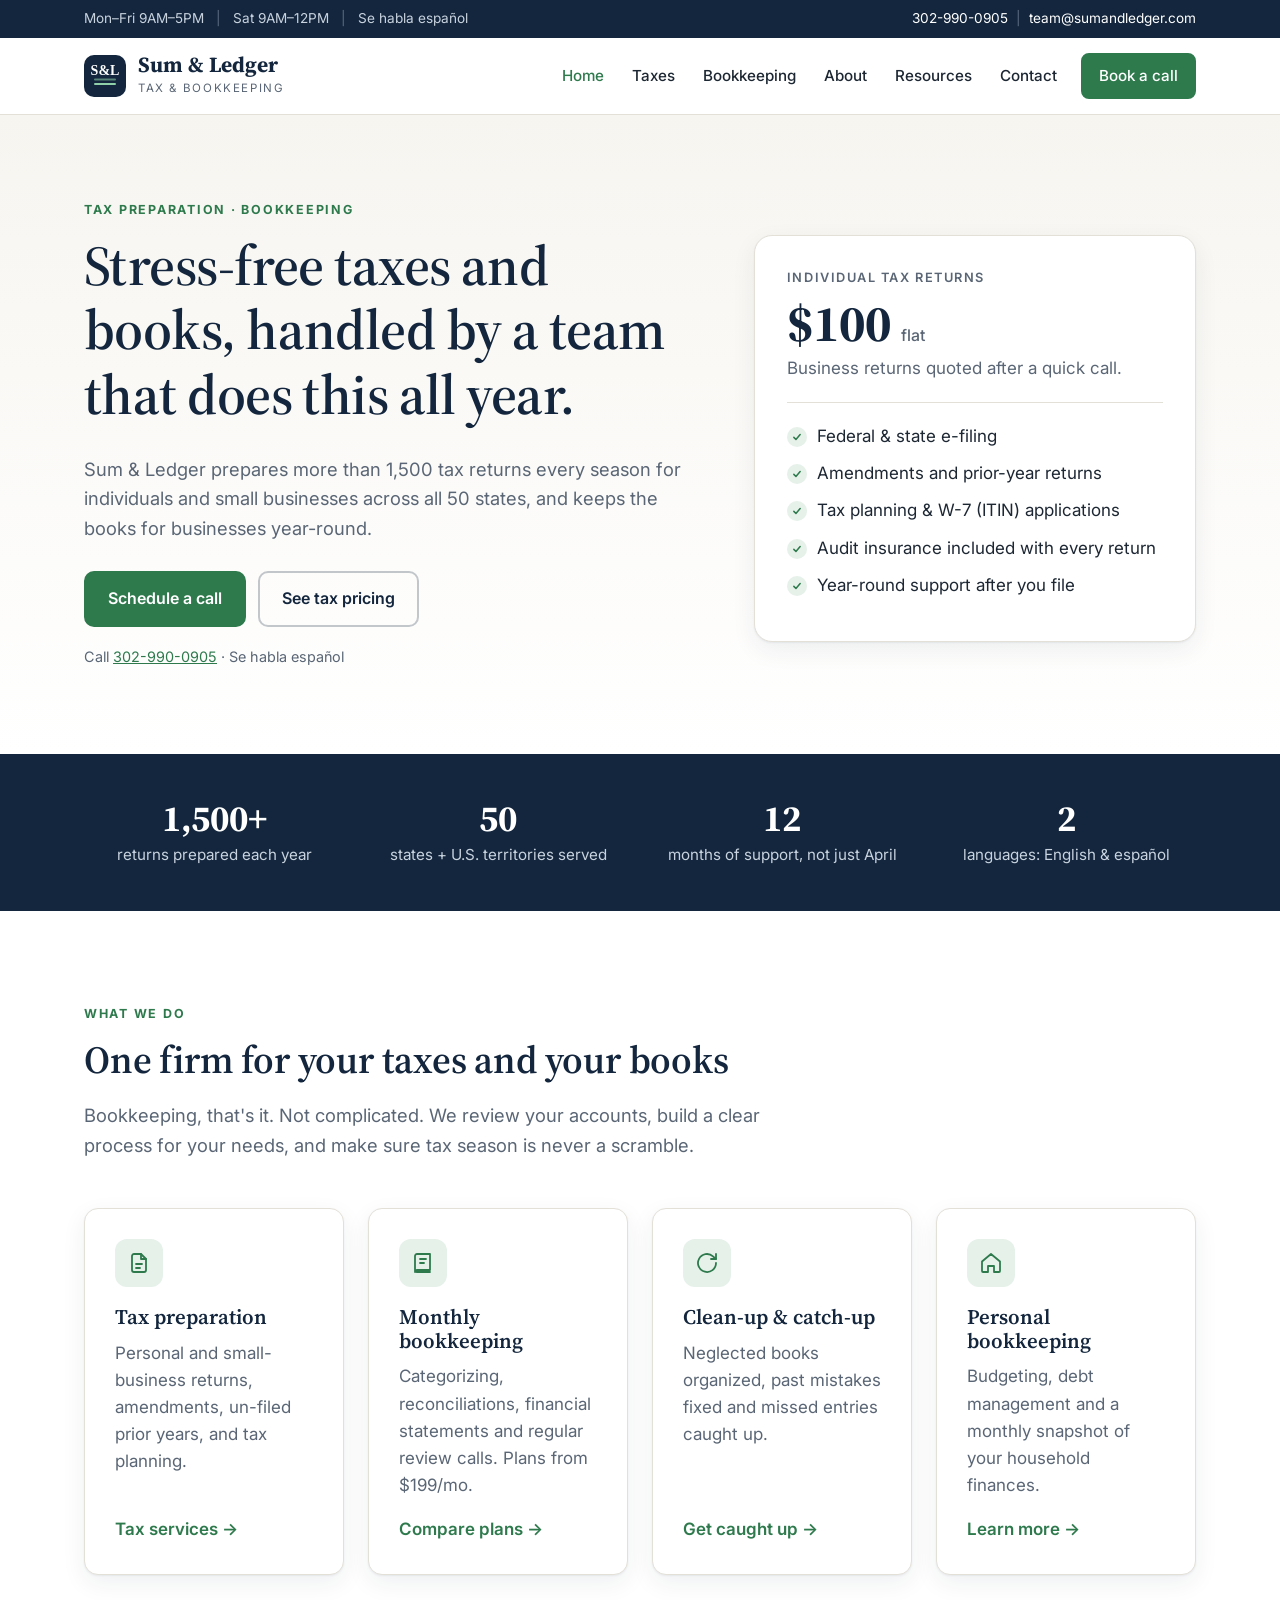
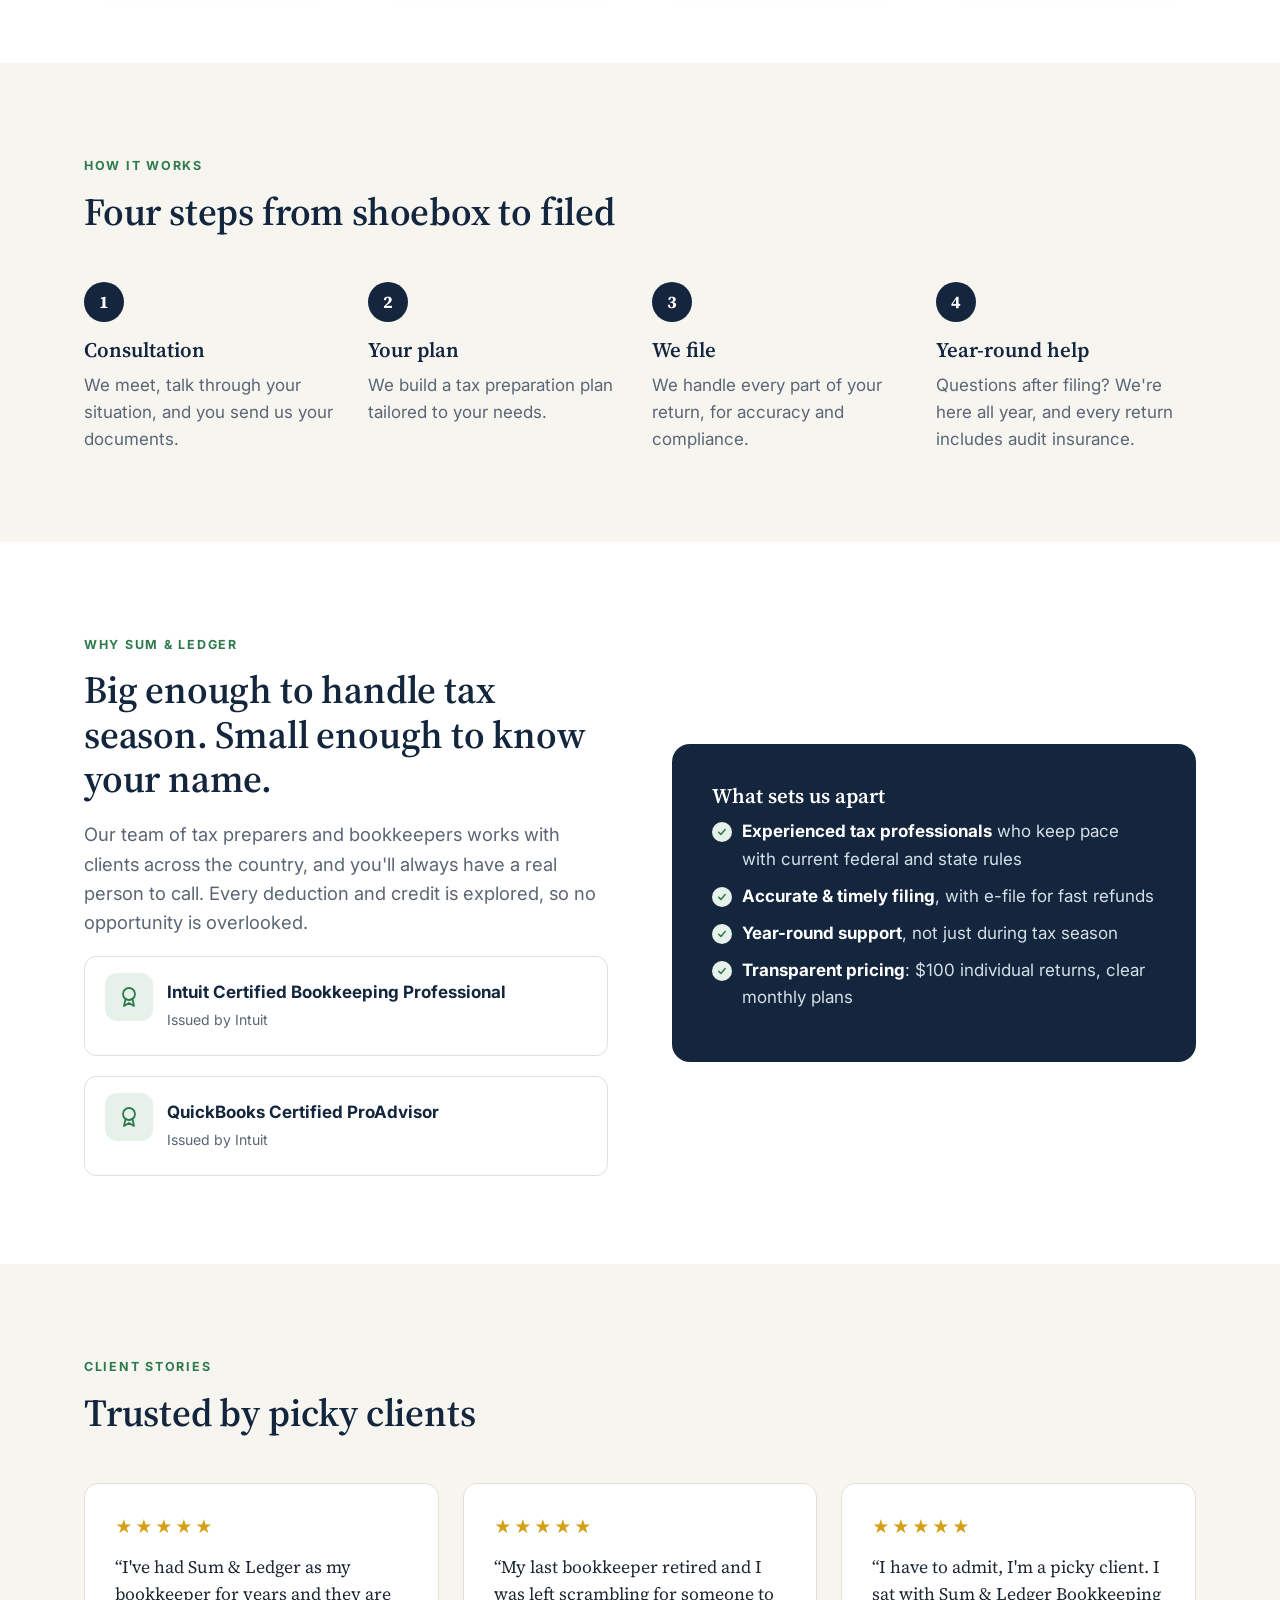
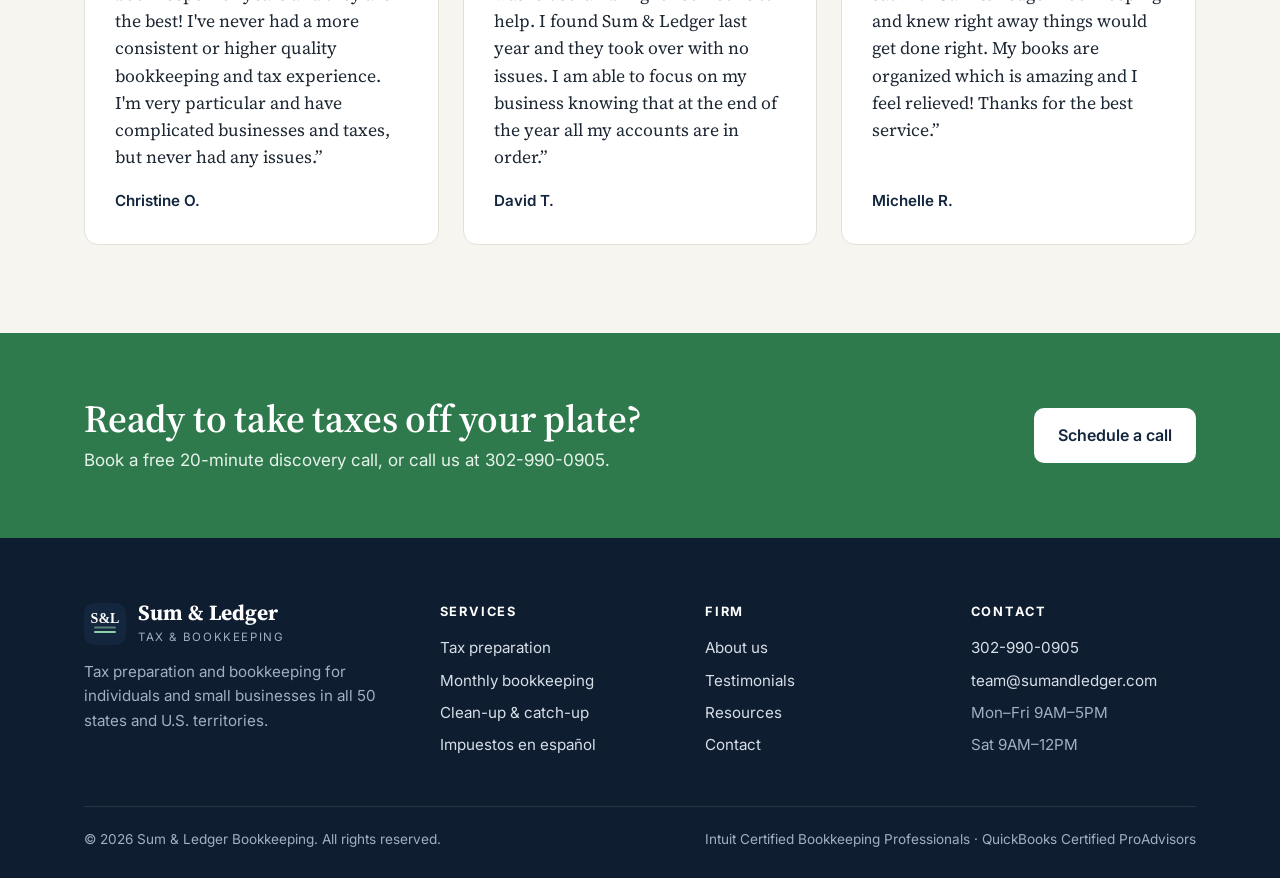
<file: index.html>
<!doctype html>
<html lang="en">
<head>
<meta charset="utf-8">
<meta name="viewport" content="width=device-width, initial-scale=1">
<title>Sum &amp; Ledger | Tax Preparation &amp; Bookkeeping</title>
<meta name="description" content="Tax preparation and bookkeeping for individuals and small businesses in all 50 states. Individual returns $100. Se habla español.">
<link rel="icon" href="favicon.svg" type="image/svg+xml">
<link rel="preconnect" href="https://fonts.googleapis.com">
<link rel="preconnect" href="https://fonts.gstatic.com" crossorigin>
<link href="https://fonts.googleapis.com/css2?family=Inter:wght@400;500;600;700&family=Source+Serif+4:opsz,wght@8..60,600;8..60,700&display=swap" rel="stylesheet">
<link rel="stylesheet" href="style.css">
</head>
<body>
<a class="skip" href="#main">Skip to content</a>
<div class="topbar"><div class="container">
  <span class="hours">Mon&ndash;Fri 9AM&ndash;5PM <span class="sep">|</span> Sat 9AM&ndash;12PM <span class="sep">|</span> Se habla espa&ntilde;ol</span>
  <span><a href="tel:+13029900905">302-990-0905</a><span class="sep">|</span><a href="mailto:team@sumandledger.com">team@sumandledger.com</a></span>
</div></div>
<header class="site-header"><div class="container">
  <a class="brand" href="index.html"><svg class="brand-mark" viewBox="0 0 42 42" aria-hidden="true"><rect width="42" height="42" rx="10" fill="#13263d"/><path d="M11 29h20" stroke="#8fd0a8" stroke-width="2" stroke-linecap="round"/><path d="M11 24.5h20" stroke="#8fd0a8" stroke-width="2" stroke-linecap="round" opacity=".55"/><text x="21" y="20" text-anchor="middle" font-family="Georgia,serif" font-weight="700" font-size="14" fill="#fff">S&amp;L</text></svg><span><span class="brand-name">Sum &amp; Ledger</span><span class="brand-sub">Tax &amp; Bookkeeping</span></span></a>
  <button class="nav-toggle" aria-expanded="false" aria-controls="nav" aria-label="Menu"><svg width="22" height="22" viewBox="0 0 24 24" fill="none" stroke="currentColor" stroke-width="2" stroke-linecap="round"><path d="M4 7h16M4 12h16M4 17h16"/></svg></button>
  <nav class="nav" id="nav"><a href="index.html" aria-current="page">Home</a><a href="taxes.html">Taxes</a><a href="services.html">Bookkeeping</a><a href="about.html">About</a><a href="resources.html">Resources</a><a href="contact.html">Contact</a><a class="btn" href="contact.html">Book a call</a></nav>
</div></header>
<main id="main">

<section class="hero"><div class="container">
  <div>
    <span class="eyebrow">Tax preparation &middot; Bookkeeping</span>
    <h1>Stress-free taxes and books, handled by a team that does this all year.</h1>
    <p class="lead">Sum &amp; Ledger prepares more than 1,500 tax returns every season for individuals and small businesses across all 50 states, and keeps the books for businesses year-round.</p>
    <div class="hero-actions">
      <a class="btn" href="contact.html">Schedule a call</a>
      <a class="btn btn-ghost" href="taxes.html">See tax pricing</a>
    </div>
    <p class="hero-note">Call <a href="tel:+13029900905">302-990-0905</a> &middot; Se habla espa&ntilde;ol</p>
  </div>
  <div class="price-card">
    <div class="label">Individual tax returns</div>
    <div class="price">$100 <small>flat</small></div>
    <p style="color:var(--muted);margin:0">Business returns quoted after a quick call.</p>
    <hr>
    <ul class="checks"><li>Federal &amp; state e-filing</li><li>Amendments and prior-year returns</li><li>Tax planning &amp; W-7 (ITIN) applications</li><li>Audit insurance included with every return</li><li>Year-round support after you file</li></ul>
  </div>
</div></section>

<div class="stats"><div class="container">
  <div class="stat"><strong>1,500+</strong>returns prepared each year</div>
  <div class="stat"><strong>50</strong>states + U.S. territories served</div>
  <div class="stat"><strong>12</strong>months of support, not just April</div>
  <div class="stat"><strong>2</strong>languages: English &amp; espa&ntilde;ol</div>
</div></div>

<section><div class="container">
  <div class="section-head"><span class="eyebrow">What we do</span><h2>One firm for your taxes and your books</h2><p class="lead">Bookkeeping, that's it. Not complicated. We review your accounts, build a clear process for your needs, and make sure tax season is never a scramble.</p></div>
  <div class="grid grid-4">
    <div class="card"><div class="icon"><svg viewBox="0 0 24 24" fill="none" stroke="currentColor" stroke-width="1.8" stroke-linecap="round" stroke-linejoin="round"><path d="M14 3H7a2 2 0 0 0-2 2v14a2 2 0 0 0 2 2h10a2 2 0 0 0 2-2V8z"/><path d="M14 3v5h5M9 13h6M9 17h4"/></svg></div><h3>Tax preparation</h3><p>Personal and small-business returns, amendments, un-filed prior years, and tax planning.</p><a class="more" href="taxes.html">Tax services</a></div>
    <div class="card"><div class="icon"><svg viewBox="0 0 24 24" fill="none" stroke="currentColor" stroke-width="1.8" stroke-linecap="round" stroke-linejoin="round"><path d="M4 19V5a2 2 0 0 1 2-2h13v16H6a2 2 0 0 0-2 2zm0 0a2 2 0 0 0 2 2h13"/><path d="M9 8h6M9 12h4"/></svg></div><h3>Monthly bookkeeping</h3><p>Categorizing, reconciliations, financial statements and regular review calls. Plans from $199/mo.</p><a class="more" href="services.html">Compare plans</a></div>
    <div class="card"><div class="icon"><svg viewBox="0 0 24 24" fill="none" stroke="currentColor" stroke-width="1.8" stroke-linecap="round" stroke-linejoin="round"><path d="M21 12a9 9 0 1 1-3-6.7L21 8"/><path d="M21 3v5h-5"/></svg></div><h3>Clean-up &amp; catch-up</h3><p>Neglected books organized, past mistakes fixed and missed entries caught up.</p><a class="more" href="services.html#cleanup">Get caught up</a></div>
    <div class="card"><div class="icon"><svg viewBox="0 0 24 24" fill="none" stroke="currentColor" stroke-width="1.8" stroke-linecap="round" stroke-linejoin="round"><path d="M3 10.5 12 3l9 7.5V20a1 1 0 0 1-1 1h-5v-6H9v6H4a1 1 0 0 1-1-1z"/></svg></div><h3>Personal bookkeeping</h3><p>Budgeting, debt management and a monthly snapshot of your household finances.</p><a class="more" href="services.html#personal">Learn more</a></div>
  </div>
</div></section>

<section class="section-cream"><div class="container">
  <div class="section-head"><span class="eyebrow">How it works</span><h2>Four steps from shoebox to filed</h2></div>
  <div class="steps">
    <div class="step"><h3>Consultation</h3><p>We meet, talk through your situation, and you send us your documents.</p></div>
    <div class="step"><h3>Your plan</h3><p>We build a tax preparation plan tailored to your needs.</p></div>
    <div class="step"><h3>We file</h3><p>We handle every part of your return, for accuracy and compliance.</p></div>
    <div class="step"><h3>Year-round help</h3><p>Questions after filing? We're here all year, and every return includes audit insurance.</p></div>
  </div>
</div></section>

<section><div class="container split">
  <div>
    <span class="eyebrow">Why Sum &amp; Ledger</span>
    <h2>Big enough to handle tax season. Small enough to know your name.</h2>
    <p class="lead">Our team of tax preparers and bookkeepers works with clients across the country, and you'll always have a real person to call. Every deduction and credit is explored, so no opportunity is overlooked.</p>
    <div class="creds">
  <div class="cred"><div class="icon"><svg viewBox="0 0 24 24" fill="none" stroke="currentColor" stroke-width="1.8" stroke-linecap="round" stroke-linejoin="round"><circle cx="12" cy="9" r="6"/><path d="m8.5 14 -1.5 7 5-3 5 3-1.5-7"/></svg></div><div><strong>Intuit Certified Bookkeeping Professional</strong><span>Issued by Intuit</span></div></div>
  <div class="cred"><div class="icon"><svg viewBox="0 0 24 24" fill="none" stroke="currentColor" stroke-width="1.8" stroke-linecap="round" stroke-linejoin="round"><circle cx="12" cy="9" r="6"/><path d="m8.5 14 -1.5 7 5-3 5 3-1.5-7"/></svg></div><div><strong>QuickBooks Certified ProAdvisor</strong><span>Issued by Intuit</span></div></div>
</div>
  </div>
  <div class="panel">
    <h3>What sets us apart</h3>
    <ul class="checks"><li><strong style='color:#fff'>Experienced tax professionals</strong> who keep pace with current federal and state rules</li><li><strong style='color:#fff'>Accurate &amp; timely filing</strong>, with e-file for fast refunds</li><li><strong style='color:#fff'>Year-round support</strong>, not just during tax season</li><li><strong style='color:#fff'>Transparent pricing</strong>: $100 individual returns, clear monthly plans</li></ul>
  </div>
</div></section>

<section class="section-cream"><div class="container">
  <div class="section-head"><span class="eyebrow">Client stories</span><h2>Trusted by picky clients</h2></div>
  <div class="grid grid-3"><blockquote class="quote"><div class="stars" aria-label="5 stars">&#9733;&#9733;&#9733;&#9733;&#9733;</div><p>&ldquo;I've had Sum &amp; Ledger as my bookkeeper for years and they are the best! I've never had a more consistent or higher quality bookkeeping and tax experience. I'm very particular and have complicated businesses and taxes, but never had any issues.&rdquo;</p><footer>Christine O.</footer></blockquote><blockquote class="quote"><div class="stars" aria-label="5 stars">&#9733;&#9733;&#9733;&#9733;&#9733;</div><p>&ldquo;My last bookkeeper retired and I was left scrambling for someone to help. I found Sum &amp; Ledger last year and they took over with no issues. I am able to focus on my business knowing that at the end of the year all my accounts are in order.&rdquo;</p><footer>David T.</footer></blockquote><blockquote class="quote"><div class="stars" aria-label="5 stars">&#9733;&#9733;&#9733;&#9733;&#9733;</div><p>&ldquo;I have to admit, I'm a picky client. I sat with Sum &amp; Ledger Bookkeeping and knew right away things would get done right. My books are organized which is amazing and I feel relieved! Thanks for the best service.&rdquo;</p><footer>Michelle R.</footer></blockquote></div>
</div></section>
<section class="cta"><div class="container">
  <div><h2>Ready to take taxes off your plate?</h2><p>Book a free 20-minute discovery call, or call us at 302-990-0905.</p></div>
  <div class="hero-actions"><a class="btn btn-light" href="contact.html">Schedule a call</a></div>
</div></section>

</main>
<footer class="site-footer"><div class="container">
  <div class="cols">
    <div>
      <a class="brand" href="index.html"><svg class="brand-mark" viewBox="0 0 42 42" aria-hidden="true"><rect width="42" height="42" rx="10" fill="#13263d"/><path d="M11 29h20" stroke="#8fd0a8" stroke-width="2" stroke-linecap="round"/><path d="M11 24.5h20" stroke="#8fd0a8" stroke-width="2" stroke-linecap="round" opacity=".55"/><text x="21" y="20" text-anchor="middle" font-family="Georgia,serif" font-weight="700" font-size="14" fill="#fff">S&amp;L</text></svg><span><span class="brand-name">Sum &amp; Ledger</span><span class="brand-sub">Tax &amp; Bookkeeping</span></span></a>
      <p>Tax preparation and bookkeeping for individuals and small businesses in all 50 states and U.S. territories.</p>
    </div>
    <div><h4>Services</h4><ul>
      <li><a href="taxes.html">Tax preparation</a></li>
      <li><a href="services.html">Monthly bookkeeping</a></li>
      <li><a href="services.html#cleanup">Clean-up &amp; catch-up</a></li>
      <li><a href="taxes.html#espanol">Impuestos en espa&ntilde;ol</a></li>
    </ul></div>
    <div><h4>Firm</h4><ul>
      <li><a href="about.html">About us</a></li>
      <li><a href="resources.html">Testimonials</a></li>
      <li><a href="resources.html#resources">Resources</a></li>
      <li><a href="contact.html">Contact</a></li>
    </ul></div>
    <div><h4>Contact</h4><ul>
      <li><a href="tel:+13029900905">302-990-0905</a></li>
      <li><a href="mailto:team@sumandledger.com">team@sumandledger.com</a></li>
      <li>Mon&ndash;Fri 9AM&ndash;5PM</li>
      <li>Sat 9AM&ndash;12PM</li>
    </ul></div>
  </div>
  <div class="legal"><span>&copy; <span id="yr">2026</span> Sum &amp; Ledger Bookkeeping. All rights reserved.</span><span>Intuit Certified Bookkeeping Professionals &middot; QuickBooks Certified ProAdvisors</span></div>
</div></footer>
<script src="site.js"></script>
</body>
</html>
</file>
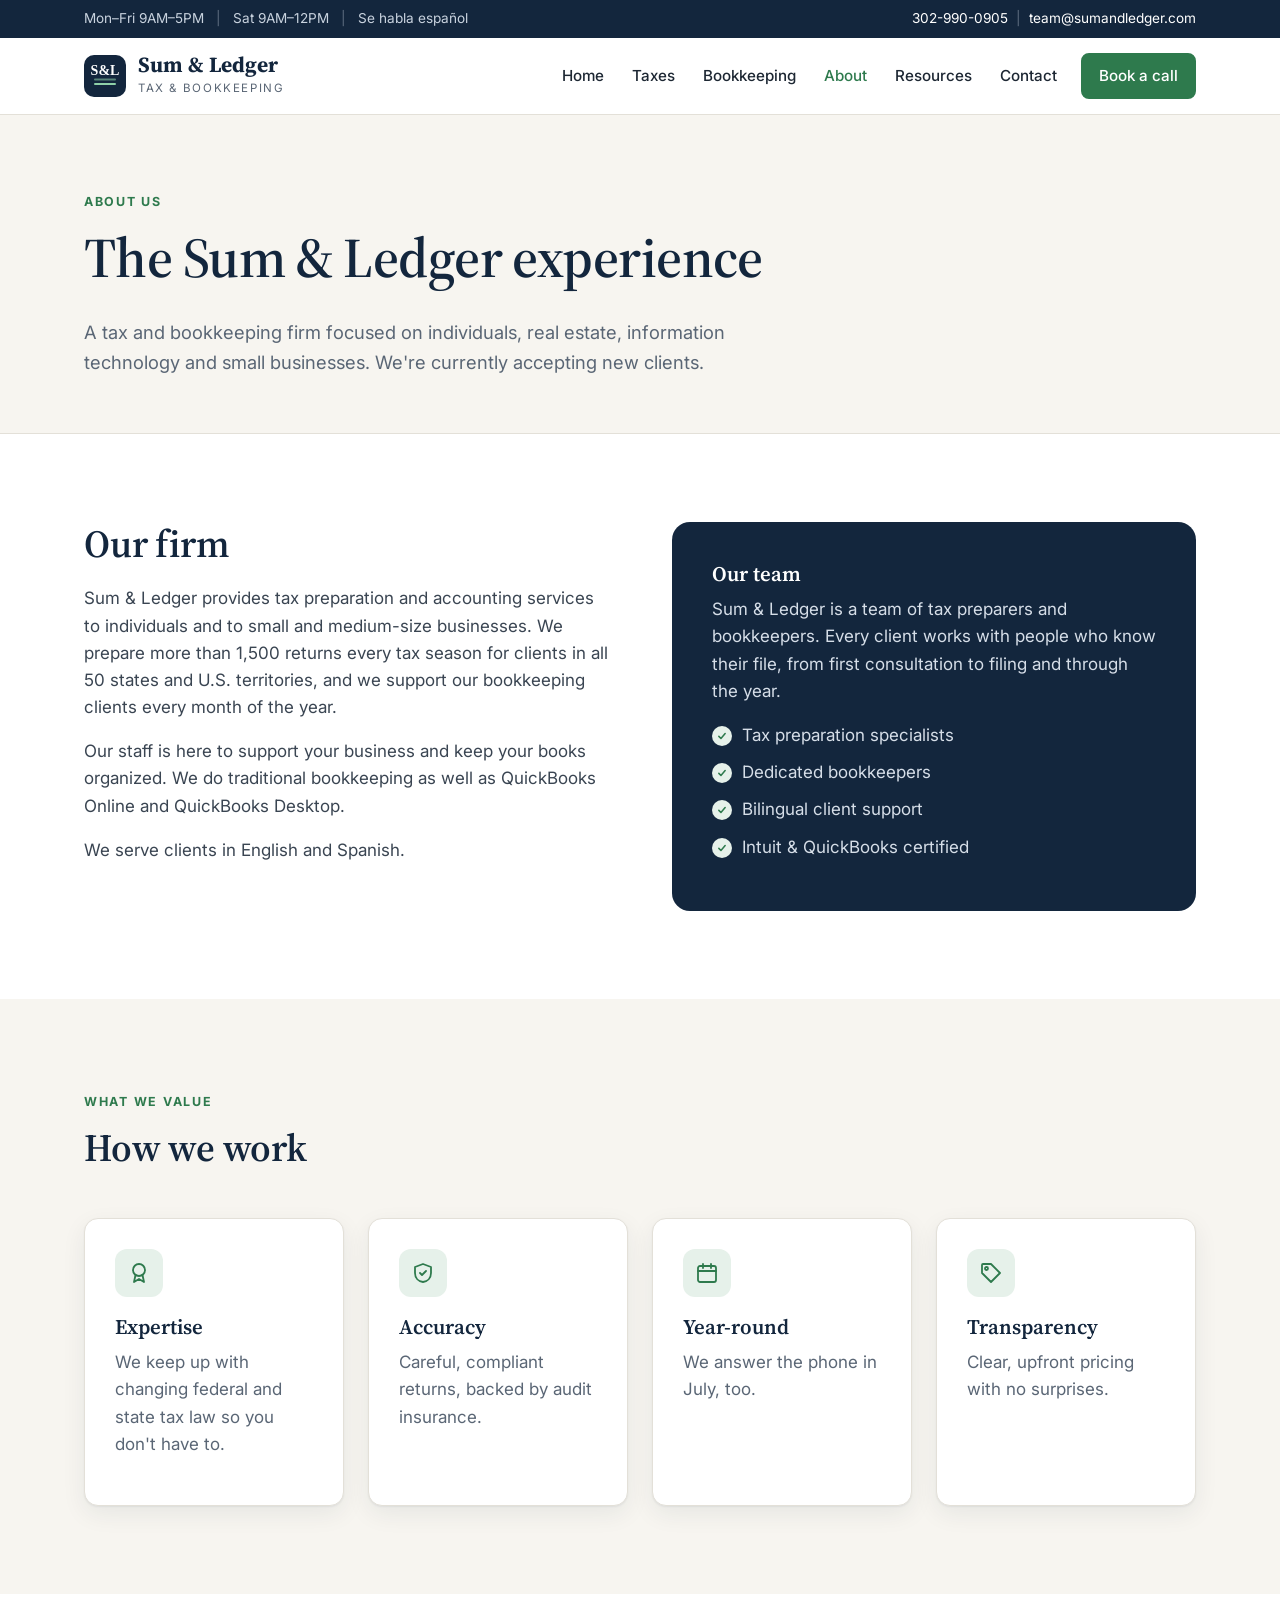
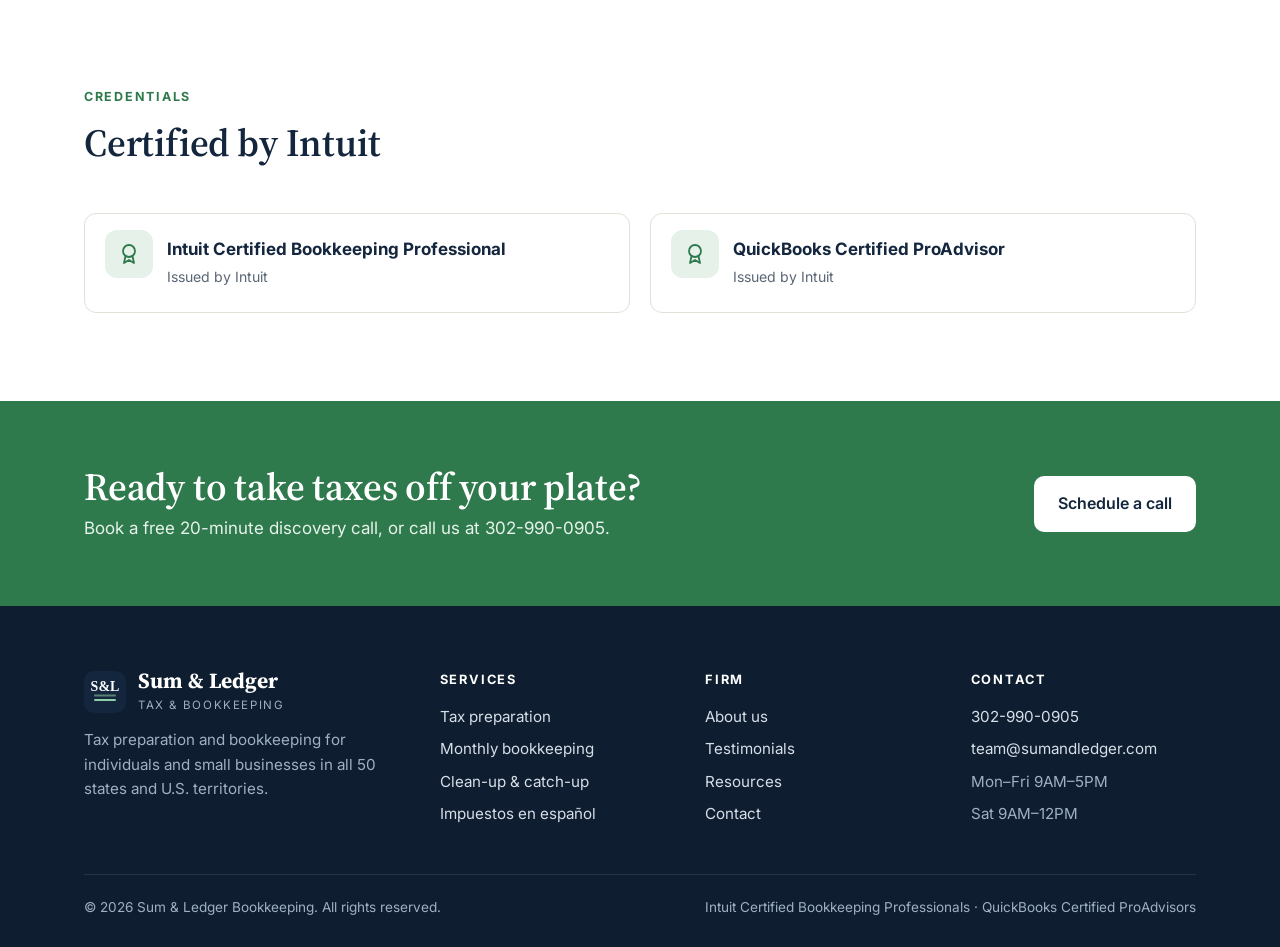
<file: about.html>
<!doctype html>
<html lang="en">
<head>
<meta charset="utf-8">
<meta name="viewport" content="width=device-width, initial-scale=1">
<title>About | Sum &amp; Ledger</title>
<meta name="description" content="A tax and bookkeeping firm serving individuals, real estate, IT and small businesses.">
<link rel="icon" href="favicon.svg" type="image/svg+xml">
<link rel="preconnect" href="https://fonts.googleapis.com">
<link rel="preconnect" href="https://fonts.gstatic.com" crossorigin>
<link href="https://fonts.googleapis.com/css2?family=Inter:wght@400;500;600;700&family=Source+Serif+4:opsz,wght@8..60,600;8..60,700&display=swap" rel="stylesheet">
<link rel="stylesheet" href="style.css">
</head>
<body>
<a class="skip" href="#main">Skip to content</a>
<div class="topbar"><div class="container">
  <span class="hours">Mon&ndash;Fri 9AM&ndash;5PM <span class="sep">|</span> Sat 9AM&ndash;12PM <span class="sep">|</span> Se habla espa&ntilde;ol</span>
  <span><a href="tel:+13029900905">302-990-0905</a><span class="sep">|</span><a href="mailto:team@sumandledger.com">team@sumandledger.com</a></span>
</div></div>
<header class="site-header"><div class="container">
  <a class="brand" href="index.html"><svg class="brand-mark" viewBox="0 0 42 42" aria-hidden="true"><rect width="42" height="42" rx="10" fill="#13263d"/><path d="M11 29h20" stroke="#8fd0a8" stroke-width="2" stroke-linecap="round"/><path d="M11 24.5h20" stroke="#8fd0a8" stroke-width="2" stroke-linecap="round" opacity=".55"/><text x="21" y="20" text-anchor="middle" font-family="Georgia,serif" font-weight="700" font-size="14" fill="#fff">S&amp;L</text></svg><span><span class="brand-name">Sum &amp; Ledger</span><span class="brand-sub">Tax &amp; Bookkeeping</span></span></a>
  <button class="nav-toggle" aria-expanded="false" aria-controls="nav" aria-label="Menu"><svg width="22" height="22" viewBox="0 0 24 24" fill="none" stroke="currentColor" stroke-width="2" stroke-linecap="round"><path d="M4 7h16M4 12h16M4 17h16"/></svg></button>
  <nav class="nav" id="nav"><a href="index.html">Home</a><a href="taxes.html">Taxes</a><a href="services.html">Bookkeeping</a><a href="about.html" aria-current="page">About</a><a href="resources.html">Resources</a><a href="contact.html">Contact</a><a class="btn" href="contact.html">Book a call</a></nav>
</div></header>
<main id="main">

<section class="page-hero"><div class="container">
  <span class="eyebrow">About us</span>
  <h1>The Sum &amp; Ledger experience</h1>
  <p class="lead">A tax and bookkeeping firm focused on individuals, real estate, information technology and small businesses. We're currently accepting new clients.</p>
</div></section>

<section><div class="container split" style="align-items:start">
  <div class="prose">
    <h2>Our firm</h2>
    <p>Sum &amp; Ledger provides tax preparation and accounting services to individuals and to small and medium-size businesses. We prepare more than 1,500 returns every tax season for clients in all 50 states and U.S. territories, and we support our bookkeeping clients every month of the year.</p>
    <p>Our staff is here to support your business and keep your books organized. We do traditional bookkeeping as well as QuickBooks Online and QuickBooks Desktop.</p>
    <p>We serve clients in English and Spanish.</p>
  </div>
  <div class="panel">
    <h3>Our team</h3>
    <p>Sum &amp; Ledger is a team of tax preparers and bookkeepers. Every client works with people who know their file, from first consultation to filing and through the year.</p>
    <ul class="checks"><li>Tax preparation specialists</li><li>Dedicated bookkeepers</li><li>Bilingual client support</li><li>Intuit &amp; QuickBooks certified</li></ul>
  </div>
</div></section>

<section class="section-cream"><div class="container">
  <div class="section-head"><span class="eyebrow">What we value</span><h2>How we work</h2></div>
  <div class="grid grid-4">
    <div class="card"><div class="icon"><svg viewBox="0 0 24 24" fill="none" stroke="currentColor" stroke-width="1.8" stroke-linecap="round" stroke-linejoin="round"><circle cx="12" cy="9" r="6"/><path d="m8.5 14 -1.5 7 5-3 5 3-1.5-7"/></svg></div><h3>Expertise</h3><p>We keep up with changing federal and state tax law so you don't have to.</p></div>
    <div class="card"><div class="icon"><svg viewBox="0 0 24 24" fill="none" stroke="currentColor" stroke-width="1.8" stroke-linecap="round" stroke-linejoin="round"><path d="M12 3 4 6v6c0 5 3.4 8.3 8 9 4.6-.7 8-4 8-9V6z"/><path d="m9 12 2 2 4-4"/></svg></div><h3>Accuracy</h3><p>Careful, compliant returns, backed by audit insurance.</p></div>
    <div class="card"><div class="icon"><svg viewBox="0 0 24 24" fill="none" stroke="currentColor" stroke-width="1.8" stroke-linecap="round" stroke-linejoin="round"><rect x="3" y="5" width="18" height="16" rx="2"/><path d="M3 10h18M8 3v4M16 3v4"/></svg></div><h3>Year-round</h3><p>We answer the phone in July, too.</p></div>
    <div class="card"><div class="icon"><svg viewBox="0 0 24 24" fill="none" stroke="currentColor" stroke-width="1.8" stroke-linecap="round" stroke-linejoin="round"><path d="M3 12V4a1 1 0 0 1 1-1h8l9 9-9 9z"/><circle cx="7.5" cy="7.5" r="1.5"/></svg></div><h3>Transparency</h3><p>Clear, upfront pricing with no surprises.</p></div>
  </div>
</div></section>

<section><div class="container">
  <div class="section-head"><span class="eyebrow">Credentials</span><h2>Certified by Intuit</h2></div>
  <div class="creds">
  <div class="cred"><div class="icon"><svg viewBox="0 0 24 24" fill="none" stroke="currentColor" stroke-width="1.8" stroke-linecap="round" stroke-linejoin="round"><circle cx="12" cy="9" r="6"/><path d="m8.5 14 -1.5 7 5-3 5 3-1.5-7"/></svg></div><div><strong>Intuit Certified Bookkeeping Professional</strong><span>Issued by Intuit</span></div></div>
  <div class="cred"><div class="icon"><svg viewBox="0 0 24 24" fill="none" stroke="currentColor" stroke-width="1.8" stroke-linecap="round" stroke-linejoin="round"><circle cx="12" cy="9" r="6"/><path d="m8.5 14 -1.5 7 5-3 5 3-1.5-7"/></svg></div><div><strong>QuickBooks Certified ProAdvisor</strong><span>Issued by Intuit</span></div></div>
</div>
</div></section>
<section class="cta"><div class="container">
  <div><h2>Ready to take taxes off your plate?</h2><p>Book a free 20-minute discovery call, or call us at 302-990-0905.</p></div>
  <div class="hero-actions"><a class="btn btn-light" href="contact.html">Schedule a call</a></div>
</div></section>

</main>
<footer class="site-footer"><div class="container">
  <div class="cols">
    <div>
      <a class="brand" href="index.html"><svg class="brand-mark" viewBox="0 0 42 42" aria-hidden="true"><rect width="42" height="42" rx="10" fill="#13263d"/><path d="M11 29h20" stroke="#8fd0a8" stroke-width="2" stroke-linecap="round"/><path d="M11 24.5h20" stroke="#8fd0a8" stroke-width="2" stroke-linecap="round" opacity=".55"/><text x="21" y="20" text-anchor="middle" font-family="Georgia,serif" font-weight="700" font-size="14" fill="#fff">S&amp;L</text></svg><span><span class="brand-name">Sum &amp; Ledger</span><span class="brand-sub">Tax &amp; Bookkeeping</span></span></a>
      <p>Tax preparation and bookkeeping for individuals and small businesses in all 50 states and U.S. territories.</p>
    </div>
    <div><h4>Services</h4><ul>
      <li><a href="taxes.html">Tax preparation</a></li>
      <li><a href="services.html">Monthly bookkeeping</a></li>
      <li><a href="services.html#cleanup">Clean-up &amp; catch-up</a></li>
      <li><a href="taxes.html#espanol">Impuestos en espa&ntilde;ol</a></li>
    </ul></div>
    <div><h4>Firm</h4><ul>
      <li><a href="about.html">About us</a></li>
      <li><a href="resources.html">Testimonials</a></li>
      <li><a href="resources.html#resources">Resources</a></li>
      <li><a href="contact.html">Contact</a></li>
    </ul></div>
    <div><h4>Contact</h4><ul>
      <li><a href="tel:+13029900905">302-990-0905</a></li>
      <li><a href="mailto:team@sumandledger.com">team@sumandledger.com</a></li>
      <li>Mon&ndash;Fri 9AM&ndash;5PM</li>
      <li>Sat 9AM&ndash;12PM</li>
    </ul></div>
  </div>
  <div class="legal"><span>&copy; <span id="yr">2026</span> Sum &amp; Ledger Bookkeeping. All rights reserved.</span><span>Intuit Certified Bookkeeping Professionals &middot; QuickBooks Certified ProAdvisors</span></div>
</div></footer>
<script src="site.js"></script>
</body>
</html>
</file>
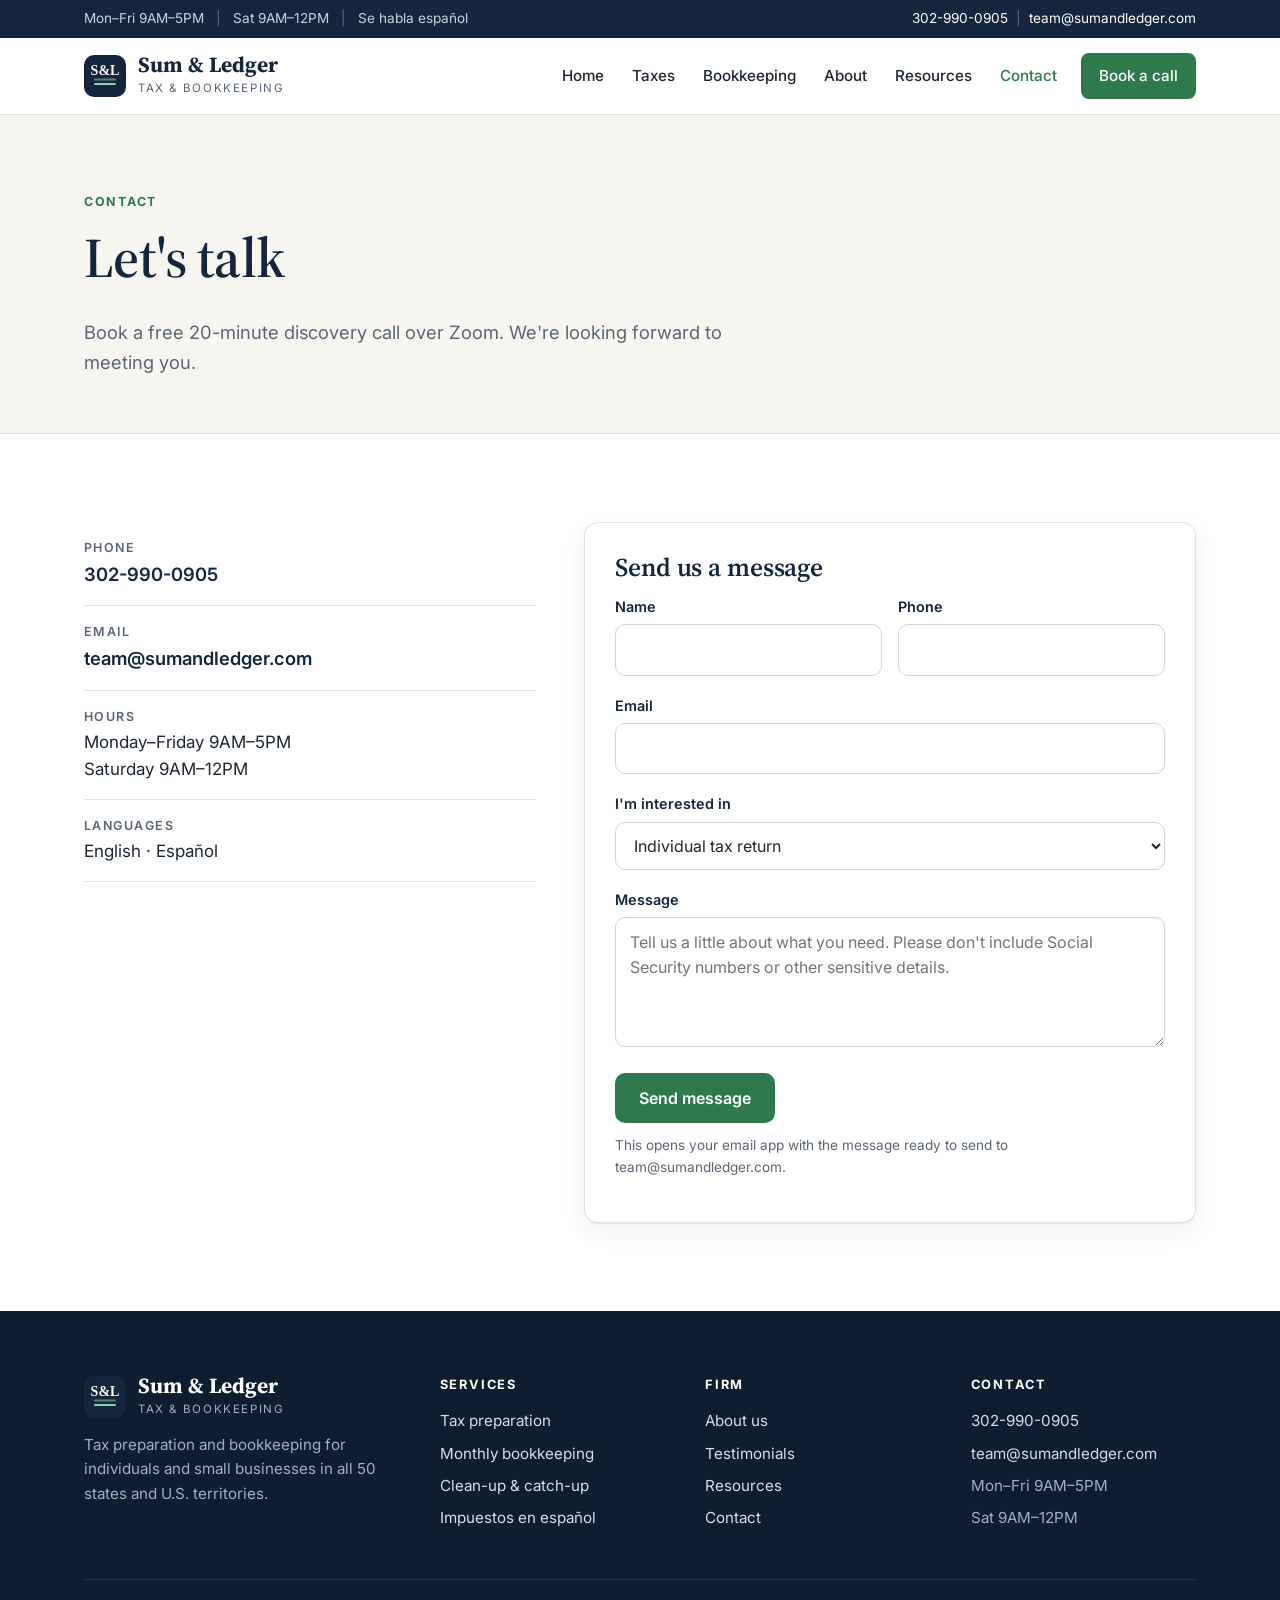
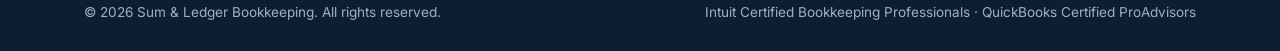
<file: contact.html>
<!doctype html>
<html lang="en">
<head>
<meta charset="utf-8">
<meta name="viewport" content="width=device-width, initial-scale=1">
<title>Contact | Sum &amp; Ledger</title>
<meta name="description" content="Call 302-990-0905 or email team@sumandledger.com to book a free discovery call.">
<link rel="icon" href="favicon.svg" type="image/svg+xml">
<link rel="preconnect" href="https://fonts.googleapis.com">
<link rel="preconnect" href="https://fonts.gstatic.com" crossorigin>
<link href="https://fonts.googleapis.com/css2?family=Inter:wght@400;500;600;700&family=Source+Serif+4:opsz,wght@8..60,600;8..60,700&display=swap" rel="stylesheet">
<link rel="stylesheet" href="style.css">
</head>
<body>
<a class="skip" href="#main">Skip to content</a>
<div class="topbar"><div class="container">
  <span class="hours">Mon&ndash;Fri 9AM&ndash;5PM <span class="sep">|</span> Sat 9AM&ndash;12PM <span class="sep">|</span> Se habla espa&ntilde;ol</span>
  <span><a href="tel:+13029900905">302-990-0905</a><span class="sep">|</span><a href="mailto:team@sumandledger.com">team@sumandledger.com</a></span>
</div></div>
<header class="site-header"><div class="container">
  <a class="brand" href="index.html"><svg class="brand-mark" viewBox="0 0 42 42" aria-hidden="true"><rect width="42" height="42" rx="10" fill="#13263d"/><path d="M11 29h20" stroke="#8fd0a8" stroke-width="2" stroke-linecap="round"/><path d="M11 24.5h20" stroke="#8fd0a8" stroke-width="2" stroke-linecap="round" opacity=".55"/><text x="21" y="20" text-anchor="middle" font-family="Georgia,serif" font-weight="700" font-size="14" fill="#fff">S&amp;L</text></svg><span><span class="brand-name">Sum &amp; Ledger</span><span class="brand-sub">Tax &amp; Bookkeeping</span></span></a>
  <button class="nav-toggle" aria-expanded="false" aria-controls="nav" aria-label="Menu"><svg width="22" height="22" viewBox="0 0 24 24" fill="none" stroke="currentColor" stroke-width="2" stroke-linecap="round"><path d="M4 7h16M4 12h16M4 17h16"/></svg></button>
  <nav class="nav" id="nav"><a href="index.html">Home</a><a href="taxes.html">Taxes</a><a href="services.html">Bookkeeping</a><a href="about.html">About</a><a href="resources.html">Resources</a><a href="contact.html" aria-current="page">Contact</a><a class="btn" href="contact.html">Book a call</a></nav>
</div></header>
<main id="main">

<section class="page-hero"><div class="container">
  <span class="eyebrow">Contact</span>
  <h1>Let's talk</h1>
  <p class="lead">Book a free 20-minute discovery call over Zoom. We're looking forward to meeting you.</p>
</div></section>

<section><div class="container contact-grid">
  <div>
    <ul class="info-list">
      <li><span class="k">Phone</span><a href="tel:+13029900905">302-990-0905</a></li>
      <li><span class="k">Email</span><a href="mailto:team@sumandledger.com">team@sumandledger.com</a></li>
      <li><span class="k">Hours</span>Monday&ndash;Friday 9AM&ndash;5PM<br>Saturday 9AM&ndash;12PM</li>
      <li><span class="k">Languages</span>English &middot; Espa&ntilde;ol</li>
    </ul>
  </div>
  <div class="card">
    <h2 style="font-size:1.6rem">Send us a message</h2>
    <form id="contact-form">
      <div class="row">
        <div class="field"><label for="name">Name</label><input id="name" name="name" required autocomplete="name"></div>
        <div class="field"><label for="phone">Phone</label><input id="phone" name="phone" type="tel" autocomplete="tel"></div>
      </div>
      <div class="field"><label for="email">Email</label><input id="email" name="email" type="email" required autocomplete="email"></div>
      <div class="field"><label for="topic">I'm interested in</label>
        <select id="topic" name="topic"><option>Individual tax return</option><option>Business tax return</option><option>Monthly bookkeeping</option><option>Clean-up / catch-up</option><option>Personal bookkeeping</option><option>Something else</option></select></div>
      <div class="field"><label for="msg">Message</label><textarea id="msg" name="message" placeholder="Tell us a little about what you need. Please don't include Social Security numbers or other sensitive details."></textarea></div>
      <button class="btn" type="submit">Send message</button>
      <p class="form-note">This opens your email app with the message ready to send to team@sumandledger.com.</p>
    </form>
  </div>
</div></section>

</main>
<footer class="site-footer"><div class="container">
  <div class="cols">
    <div>
      <a class="brand" href="index.html"><svg class="brand-mark" viewBox="0 0 42 42" aria-hidden="true"><rect width="42" height="42" rx="10" fill="#13263d"/><path d="M11 29h20" stroke="#8fd0a8" stroke-width="2" stroke-linecap="round"/><path d="M11 24.5h20" stroke="#8fd0a8" stroke-width="2" stroke-linecap="round" opacity=".55"/><text x="21" y="20" text-anchor="middle" font-family="Georgia,serif" font-weight="700" font-size="14" fill="#fff">S&amp;L</text></svg><span><span class="brand-name">Sum &amp; Ledger</span><span class="brand-sub">Tax &amp; Bookkeeping</span></span></a>
      <p>Tax preparation and bookkeeping for individuals and small businesses in all 50 states and U.S. territories.</p>
    </div>
    <div><h4>Services</h4><ul>
      <li><a href="taxes.html">Tax preparation</a></li>
      <li><a href="services.html">Monthly bookkeeping</a></li>
      <li><a href="services.html#cleanup">Clean-up &amp; catch-up</a></li>
      <li><a href="taxes.html#espanol">Impuestos en espa&ntilde;ol</a></li>
    </ul></div>
    <div><h4>Firm</h4><ul>
      <li><a href="about.html">About us</a></li>
      <li><a href="resources.html">Testimonials</a></li>
      <li><a href="resources.html#resources">Resources</a></li>
      <li><a href="contact.html">Contact</a></li>
    </ul></div>
    <div><h4>Contact</h4><ul>
      <li><a href="tel:+13029900905">302-990-0905</a></li>
      <li><a href="mailto:team@sumandledger.com">team@sumandledger.com</a></li>
      <li>Mon&ndash;Fri 9AM&ndash;5PM</li>
      <li>Sat 9AM&ndash;12PM</li>
    </ul></div>
  </div>
  <div class="legal"><span>&copy; <span id="yr">2026</span> Sum &amp; Ledger Bookkeeping. All rights reserved.</span><span>Intuit Certified Bookkeeping Professionals &middot; QuickBooks Certified ProAdvisors</span></div>
</div></footer>
<script src="site.js"></script>
</body>
</html>
</file>
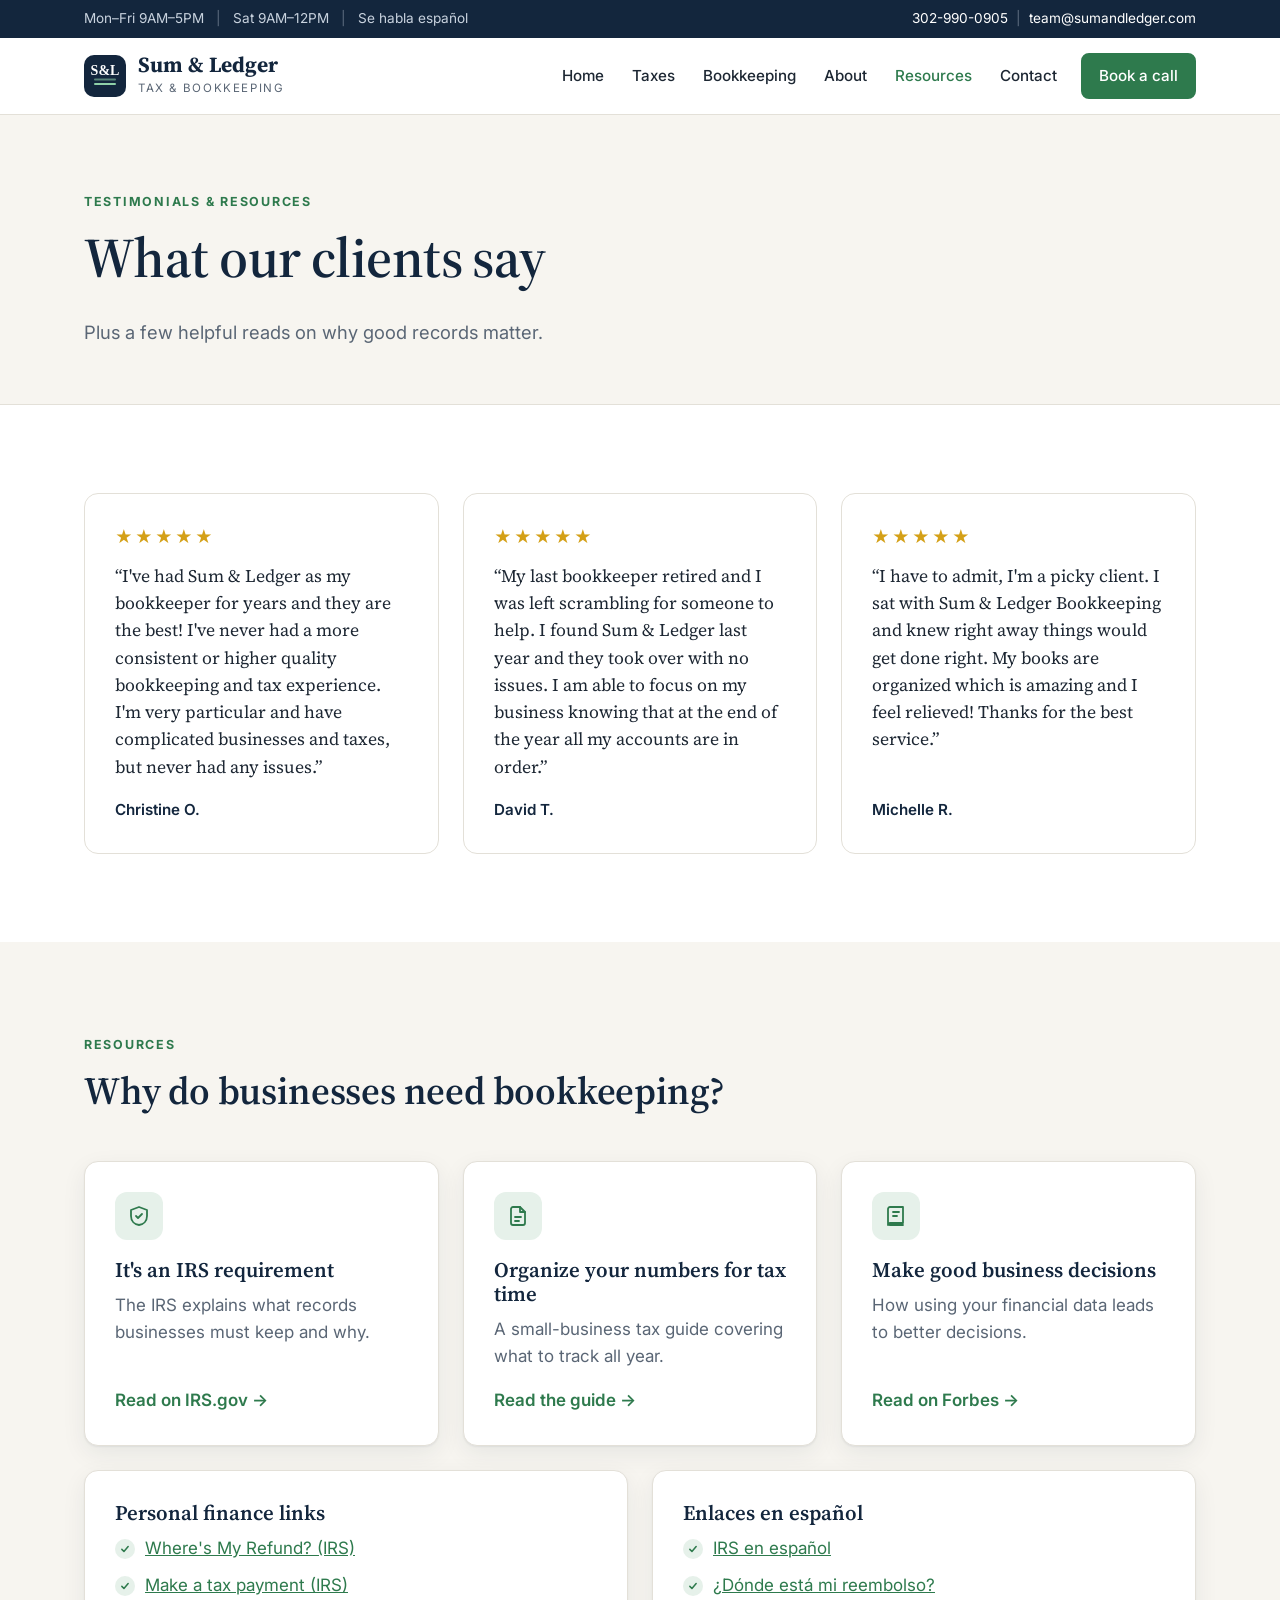
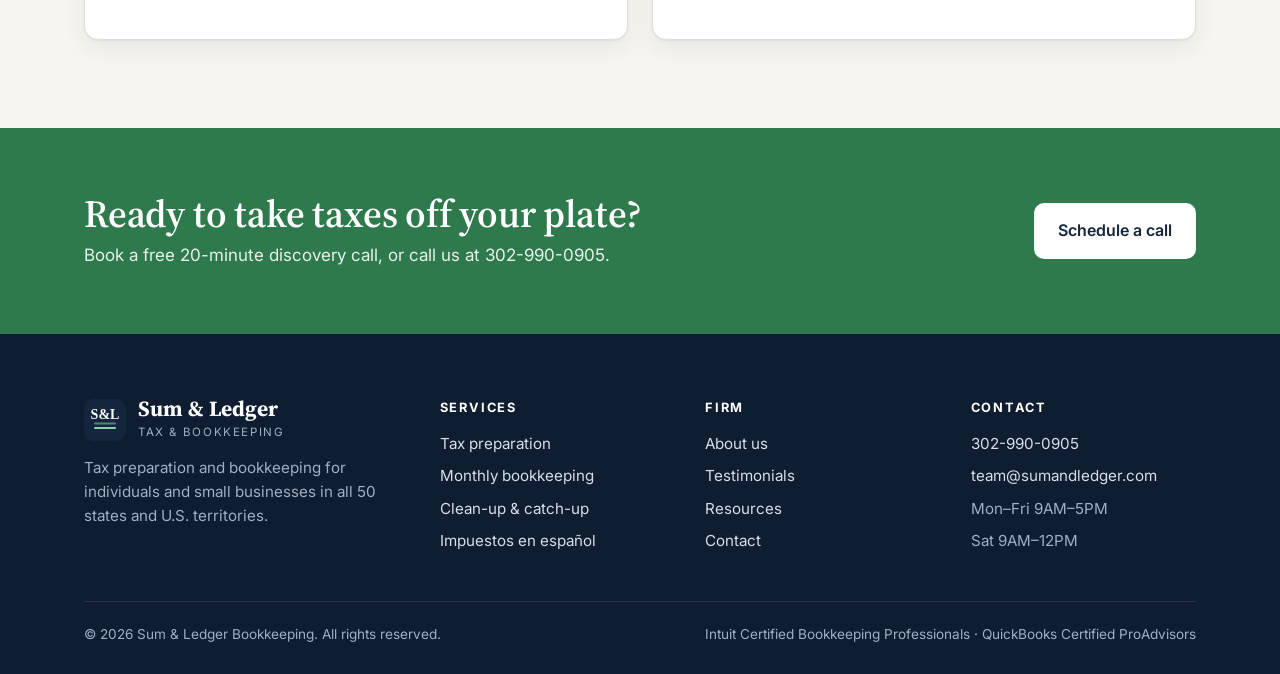
<file: resources.html>
<!doctype html>
<html lang="en">
<head>
<meta charset="utf-8">
<meta name="viewport" content="width=device-width, initial-scale=1">
<title>Testimonials &amp; Resources | Sum &amp; Ledger</title>
<meta name="description" content="What clients say about Sum & Ledger, plus resources on bookkeeping and taxes.">
<link rel="icon" href="favicon.svg" type="image/svg+xml">
<link rel="preconnect" href="https://fonts.googleapis.com">
<link rel="preconnect" href="https://fonts.gstatic.com" crossorigin>
<link href="https://fonts.googleapis.com/css2?family=Inter:wght@400;500;600;700&family=Source+Serif+4:opsz,wght@8..60,600;8..60,700&display=swap" rel="stylesheet">
<link rel="stylesheet" href="style.css">
</head>
<body>
<a class="skip" href="#main">Skip to content</a>
<div class="topbar"><div class="container">
  <span class="hours">Mon&ndash;Fri 9AM&ndash;5PM <span class="sep">|</span> Sat 9AM&ndash;12PM <span class="sep">|</span> Se habla espa&ntilde;ol</span>
  <span><a href="tel:+13029900905">302-990-0905</a><span class="sep">|</span><a href="mailto:team@sumandledger.com">team@sumandledger.com</a></span>
</div></div>
<header class="site-header"><div class="container">
  <a class="brand" href="index.html"><svg class="brand-mark" viewBox="0 0 42 42" aria-hidden="true"><rect width="42" height="42" rx="10" fill="#13263d"/><path d="M11 29h20" stroke="#8fd0a8" stroke-width="2" stroke-linecap="round"/><path d="M11 24.5h20" stroke="#8fd0a8" stroke-width="2" stroke-linecap="round" opacity=".55"/><text x="21" y="20" text-anchor="middle" font-family="Georgia,serif" font-weight="700" font-size="14" fill="#fff">S&amp;L</text></svg><span><span class="brand-name">Sum &amp; Ledger</span><span class="brand-sub">Tax &amp; Bookkeeping</span></span></a>
  <button class="nav-toggle" aria-expanded="false" aria-controls="nav" aria-label="Menu"><svg width="22" height="22" viewBox="0 0 24 24" fill="none" stroke="currentColor" stroke-width="2" stroke-linecap="round"><path d="M4 7h16M4 12h16M4 17h16"/></svg></button>
  <nav class="nav" id="nav"><a href="index.html">Home</a><a href="taxes.html">Taxes</a><a href="services.html">Bookkeeping</a><a href="about.html">About</a><a href="resources.html" aria-current="page">Resources</a><a href="contact.html">Contact</a><a class="btn" href="contact.html">Book a call</a></nav>
</div></header>
<main id="main">

<section class="page-hero"><div class="container">
  <span class="eyebrow">Testimonials &amp; resources</span>
  <h1>What our clients say</h1>
  <p class="lead">Plus a few helpful reads on why good records matter.</p>
</div></section>

<section><div class="container"><div class="grid grid-3"><blockquote class="quote"><div class="stars" aria-label="5 stars">&#9733;&#9733;&#9733;&#9733;&#9733;</div><p>&ldquo;I've had Sum &amp; Ledger as my bookkeeper for years and they are the best! I've never had a more consistent or higher quality bookkeeping and tax experience. I'm very particular and have complicated businesses and taxes, but never had any issues.&rdquo;</p><footer>Christine O.</footer></blockquote><blockquote class="quote"><div class="stars" aria-label="5 stars">&#9733;&#9733;&#9733;&#9733;&#9733;</div><p>&ldquo;My last bookkeeper retired and I was left scrambling for someone to help. I found Sum &amp; Ledger last year and they took over with no issues. I am able to focus on my business knowing that at the end of the year all my accounts are in order.&rdquo;</p><footer>David T.</footer></blockquote><blockquote class="quote"><div class="stars" aria-label="5 stars">&#9733;&#9733;&#9733;&#9733;&#9733;</div><p>&ldquo;I have to admit, I'm a picky client. I sat with Sum &amp; Ledger Bookkeeping and knew right away things would get done right. My books are organized which is amazing and I feel relieved! Thanks for the best service.&rdquo;</p><footer>Michelle R.</footer></blockquote></div></div></section>

<section class="section-cream" id="resources"><div class="container">
  <div class="section-head"><span class="eyebrow">Resources</span><h2>Why do businesses need bookkeeping?</h2></div>
  <div class="grid grid-3">
    <div class="card"><div class="icon"><svg viewBox="0 0 24 24" fill="none" stroke="currentColor" stroke-width="1.8" stroke-linecap="round" stroke-linejoin="round"><path d="M12 3 4 6v6c0 5 3.4 8.3 8 9 4.6-.7 8-4 8-9V6z"/><path d="m9 12 2 2 4-4"/></svg></div><h3>It's an IRS requirement</h3><p>The IRS explains what records businesses must keep and why.</p><a class="more" href="https://www.irs.gov/businesses/small-businesses-self-employed/why-should-i-keep-records" target="_blank" rel="noopener">Read on IRS.gov</a></div>
    <div class="card"><div class="icon"><svg viewBox="0 0 24 24" fill="none" stroke="currentColor" stroke-width="1.8" stroke-linecap="round" stroke-linejoin="round"><path d="M14 3H7a2 2 0 0 0-2 2v14a2 2 0 0 0 2 2h10a2 2 0 0 0 2-2V8z"/><path d="M14 3v5h5M9 13h6M9 17h4"/></svg></div><h3>Organize your numbers for tax time</h3><p>A small-business tax guide covering what to track all year.</p><a class="more" href="https://www.hrblock.com/tax-center/small-business/small-business-tax-guide/" target="_blank" rel="noopener">Read the guide</a></div>
    <div class="card"><div class="icon"><svg viewBox="0 0 24 24" fill="none" stroke="currentColor" stroke-width="1.8" stroke-linecap="round" stroke-linejoin="round"><path d="M4 19V5a2 2 0 0 1 2-2h13v16H6a2 2 0 0 0-2 2zm0 0a2 2 0 0 0 2 2h13"/><path d="M9 8h6M9 12h4"/></svg></div><h3>Make good business decisions</h3><p>How using your financial data leads to better decisions.</p><a class="more" href="https://www.forbes.com/councils/forbesbusinessdevelopmentcouncil/2022/08/29/using-big-data-and-data-analytics-for-better-business-decisions/" target="_blank" rel="noopener">Read on Forbes</a></div>
  </div>
  <div class="grid grid-2" style="margin-top:24px">
    <div class="card"><h3>Personal finance links</h3><ul class="checks"><li><a href="https://www.irs.gov/wheres-my-refund" target="_blank" rel="noopener">Where's My Refund? (IRS)</a></li><li><a href="https://www.irs.gov/payments" target="_blank" rel="noopener">Make a tax payment (IRS)</a></li></ul></div>
    <div class="card" lang="es"><h3>Enlaces en espa&ntilde;ol</h3><ul class="checks"><li><a href="https://www.irs.gov/es" target="_blank" rel="noopener">IRS en espa&ntilde;ol</a></li><li><a href="https://www.irs.gov/es/wheres-my-refund" target="_blank" rel="noopener">&iquest;D&oacute;nde est&aacute; mi reembolso?</a></li></ul></div>
  </div>
</div></section>
<section class="cta"><div class="container">
  <div><h2>Ready to take taxes off your plate?</h2><p>Book a free 20-minute discovery call, or call us at 302-990-0905.</p></div>
  <div class="hero-actions"><a class="btn btn-light" href="contact.html">Schedule a call</a></div>
</div></section>

</main>
<footer class="site-footer"><div class="container">
  <div class="cols">
    <div>
      <a class="brand" href="index.html"><svg class="brand-mark" viewBox="0 0 42 42" aria-hidden="true"><rect width="42" height="42" rx="10" fill="#13263d"/><path d="M11 29h20" stroke="#8fd0a8" stroke-width="2" stroke-linecap="round"/><path d="M11 24.5h20" stroke="#8fd0a8" stroke-width="2" stroke-linecap="round" opacity=".55"/><text x="21" y="20" text-anchor="middle" font-family="Georgia,serif" font-weight="700" font-size="14" fill="#fff">S&amp;L</text></svg><span><span class="brand-name">Sum &amp; Ledger</span><span class="brand-sub">Tax &amp; Bookkeeping</span></span></a>
      <p>Tax preparation and bookkeeping for individuals and small businesses in all 50 states and U.S. territories.</p>
    </div>
    <div><h4>Services</h4><ul>
      <li><a href="taxes.html">Tax preparation</a></li>
      <li><a href="services.html">Monthly bookkeeping</a></li>
      <li><a href="services.html#cleanup">Clean-up &amp; catch-up</a></li>
      <li><a href="taxes.html#espanol">Impuestos en espa&ntilde;ol</a></li>
    </ul></div>
    <div><h4>Firm</h4><ul>
      <li><a href="about.html">About us</a></li>
      <li><a href="resources.html">Testimonials</a></li>
      <li><a href="resources.html#resources">Resources</a></li>
      <li><a href="contact.html">Contact</a></li>
    </ul></div>
    <div><h4>Contact</h4><ul>
      <li><a href="tel:+13029900905">302-990-0905</a></li>
      <li><a href="mailto:team@sumandledger.com">team@sumandledger.com</a></li>
      <li>Mon&ndash;Fri 9AM&ndash;5PM</li>
      <li>Sat 9AM&ndash;12PM</li>
    </ul></div>
  </div>
  <div class="legal"><span>&copy; <span id="yr">2026</span> Sum &amp; Ledger Bookkeeping. All rights reserved.</span><span>Intuit Certified Bookkeeping Professionals &middot; QuickBooks Certified ProAdvisors</span></div>
</div></footer>
<script src="site.js"></script>
</body>
</html>
</file>
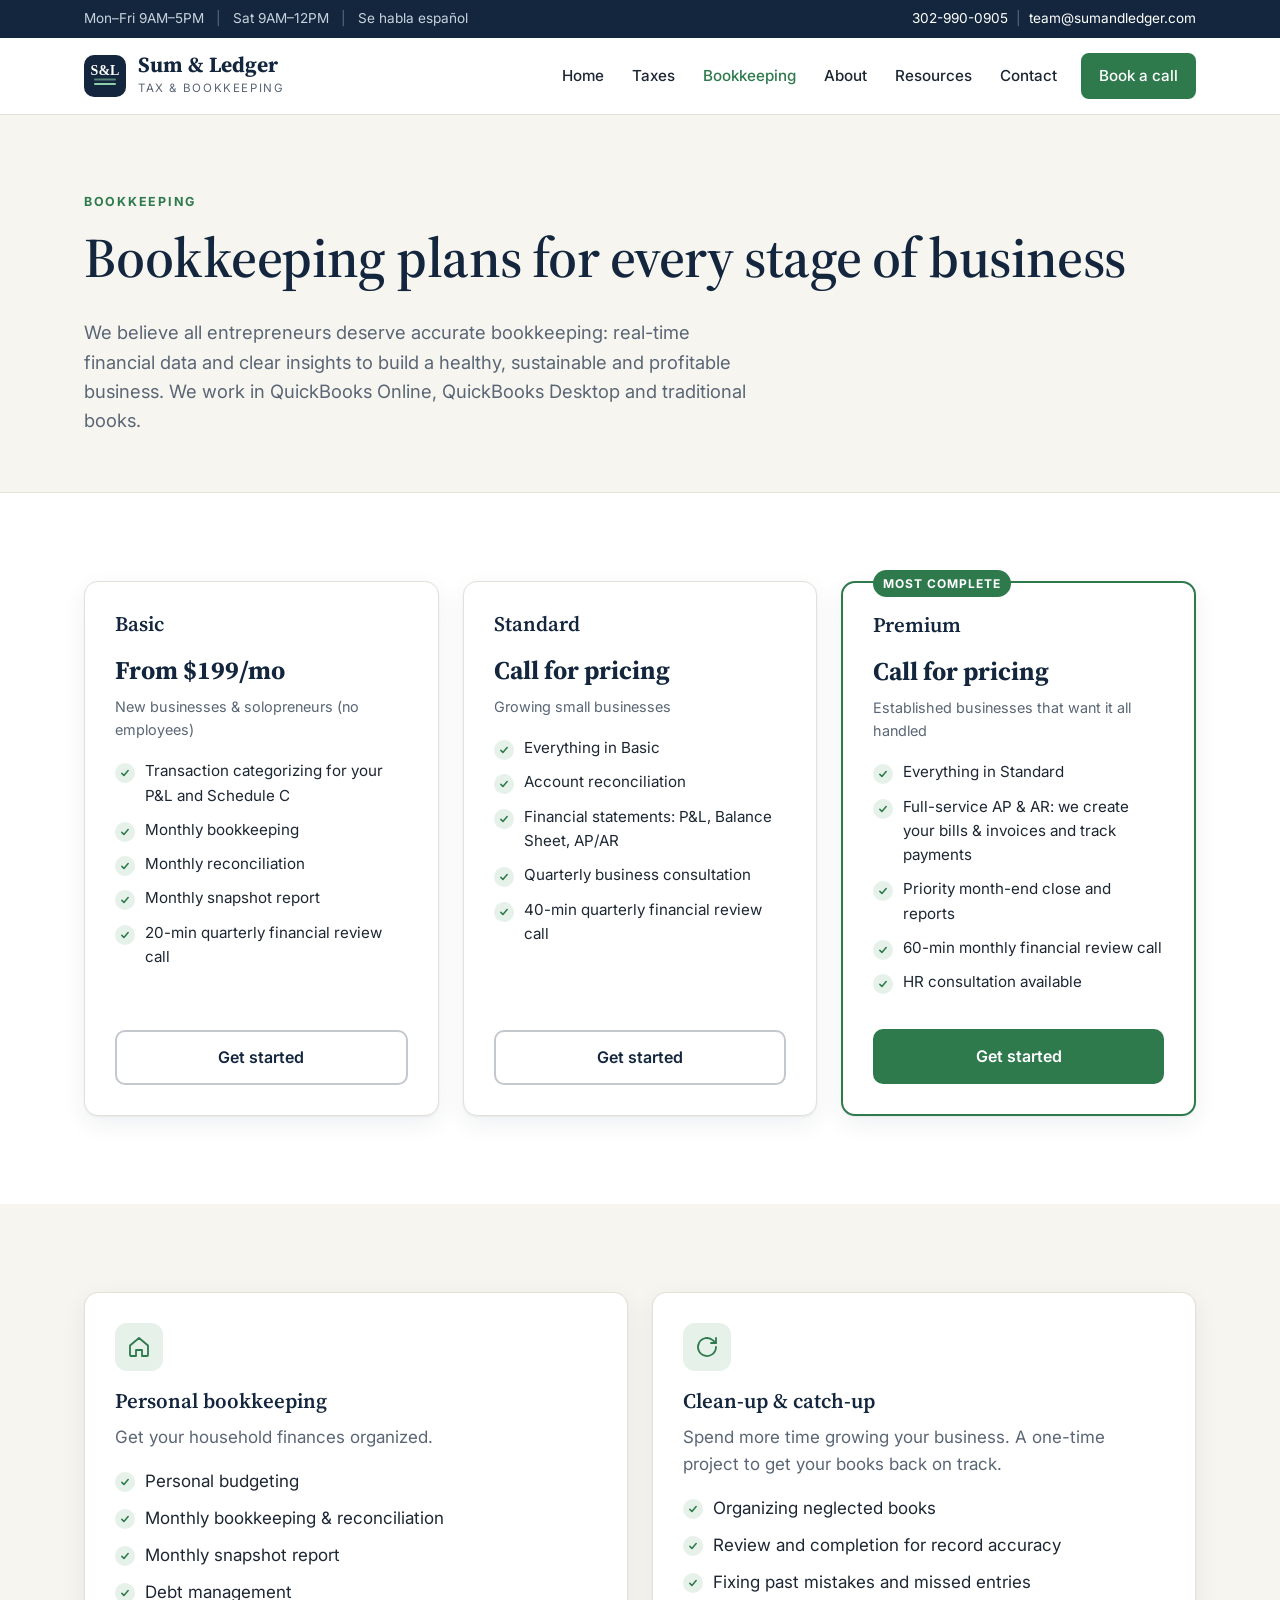
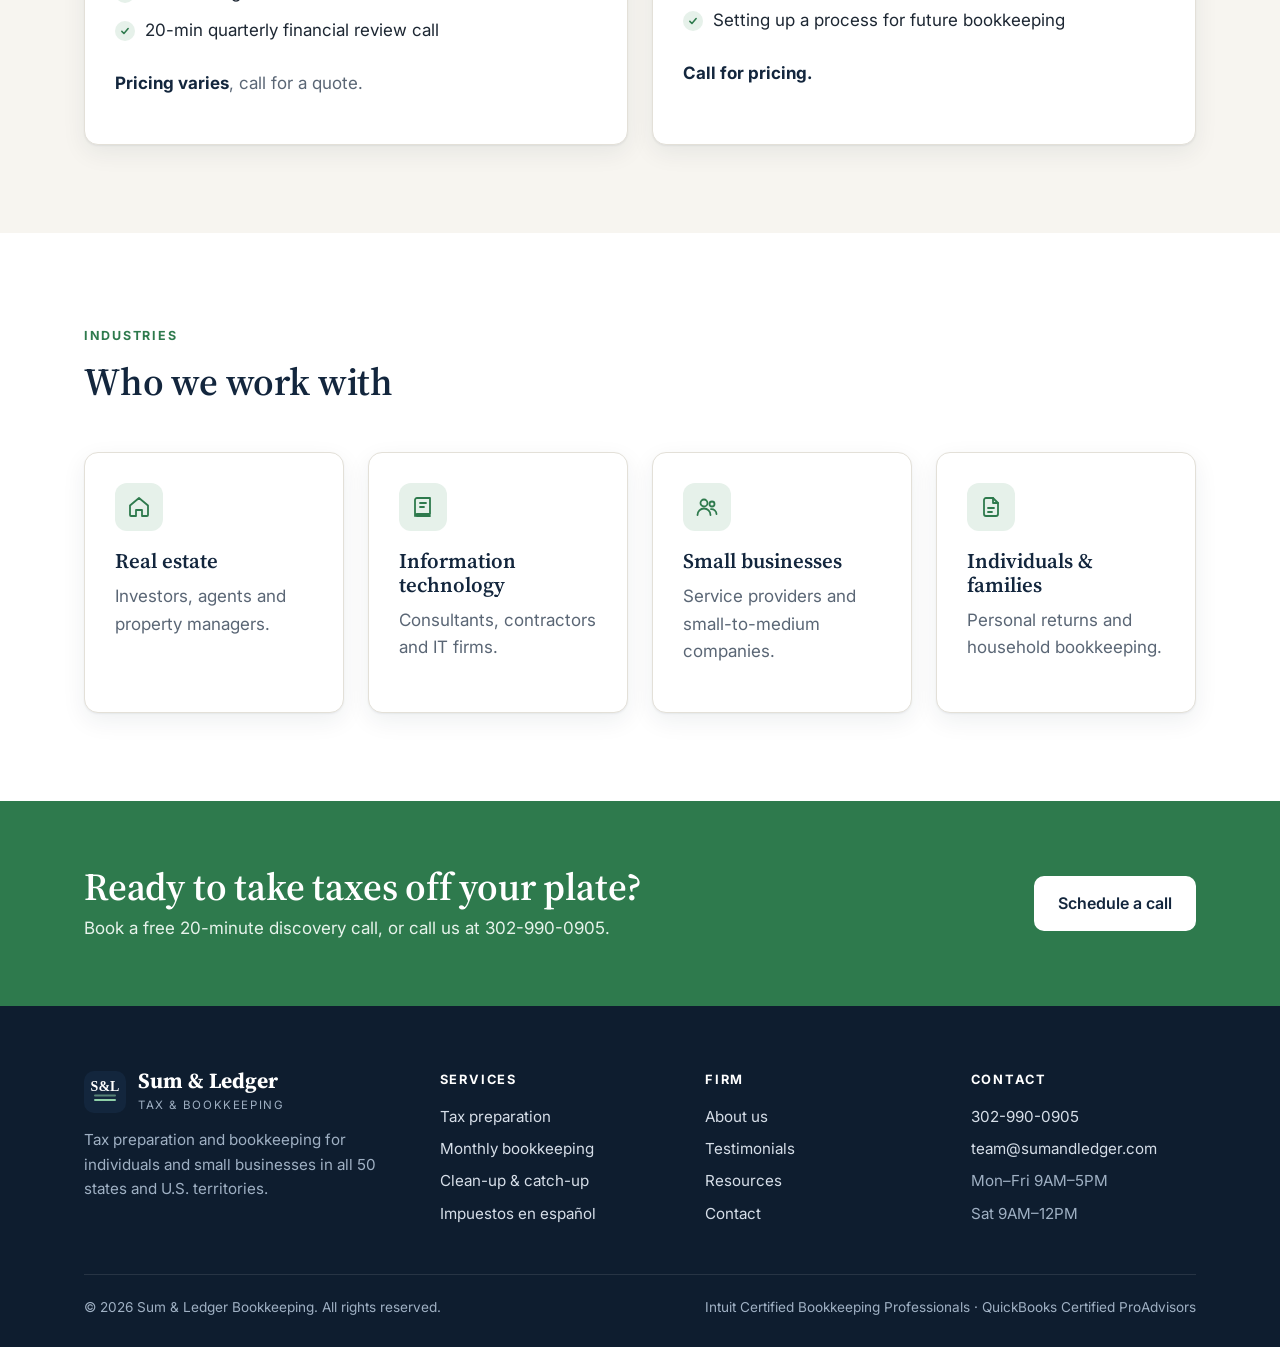
<file: services.html>
<!doctype html>
<html lang="en">
<head>
<meta charset="utf-8">
<meta name="viewport" content="width=device-width, initial-scale=1">
<title>Bookkeeping Plans | Sum &amp; Ledger</title>
<meta name="description" content="Monthly bookkeeping plans from $199/mo, personal bookkeeping, and clean-up and catch-up services.">
<link rel="icon" href="favicon.svg" type="image/svg+xml">
<link rel="preconnect" href="https://fonts.googleapis.com">
<link rel="preconnect" href="https://fonts.gstatic.com" crossorigin>
<link href="https://fonts.googleapis.com/css2?family=Inter:wght@400;500;600;700&family=Source+Serif+4:opsz,wght@8..60,600;8..60,700&display=swap" rel="stylesheet">
<link rel="stylesheet" href="style.css">
</head>
<body>
<a class="skip" href="#main">Skip to content</a>
<div class="topbar"><div class="container">
  <span class="hours">Mon&ndash;Fri 9AM&ndash;5PM <span class="sep">|</span> Sat 9AM&ndash;12PM <span class="sep">|</span> Se habla espa&ntilde;ol</span>
  <span><a href="tel:+13029900905">302-990-0905</a><span class="sep">|</span><a href="mailto:team@sumandledger.com">team@sumandledger.com</a></span>
</div></div>
<header class="site-header"><div class="container">
  <a class="brand" href="index.html"><svg class="brand-mark" viewBox="0 0 42 42" aria-hidden="true"><rect width="42" height="42" rx="10" fill="#13263d"/><path d="M11 29h20" stroke="#8fd0a8" stroke-width="2" stroke-linecap="round"/><path d="M11 24.5h20" stroke="#8fd0a8" stroke-width="2" stroke-linecap="round" opacity=".55"/><text x="21" y="20" text-anchor="middle" font-family="Georgia,serif" font-weight="700" font-size="14" fill="#fff">S&amp;L</text></svg><span><span class="brand-name">Sum &amp; Ledger</span><span class="brand-sub">Tax &amp; Bookkeeping</span></span></a>
  <button class="nav-toggle" aria-expanded="false" aria-controls="nav" aria-label="Menu"><svg width="22" height="22" viewBox="0 0 24 24" fill="none" stroke="currentColor" stroke-width="2" stroke-linecap="round"><path d="M4 7h16M4 12h16M4 17h16"/></svg></button>
  <nav class="nav" id="nav"><a href="index.html">Home</a><a href="taxes.html">Taxes</a><a href="services.html" aria-current="page">Bookkeeping</a><a href="about.html">About</a><a href="resources.html">Resources</a><a href="contact.html">Contact</a><a class="btn" href="contact.html">Book a call</a></nav>
</div></header>
<main id="main">

<section class="page-hero"><div class="container">
  <span class="eyebrow">Bookkeeping</span>
  <h1>Bookkeeping plans for every stage of business</h1>
  <p class="lead">We believe all entrepreneurs deserve accurate bookkeeping: real-time financial data and clear insights to build a healthy, sustainable and profitable business. We work in QuickBooks Online, QuickBooks Desktop and traditional books.</p>
</div></section>

<section><div class="container">
  <div class="grid grid-3">
    <div class="card tier"><h3>Basic</h3><div class="tier-price">From $199/mo</div><div class="tier-for">New businesses &amp; solopreneurs (no employees)</div><ul class="checks"><li>Transaction categorizing for your P&amp;L and Schedule C</li><li>Monthly bookkeeping</li><li>Monthly reconciliation</li><li>Monthly snapshot report</li><li>20-min quarterly financial review call</li></ul><a class="btn btn-ghost" href="contact.html">Get started</a></div>
    <div class="card tier"><h3>Standard</h3><div class="tier-price">Call for pricing</div><div class="tier-for">Growing small businesses</div><ul class="checks"><li>Everything in Basic</li><li>Account reconciliation</li><li>Financial statements: P&amp;L, Balance Sheet, AP/AR</li><li>Quarterly business consultation</li><li>40-min quarterly financial review call</li></ul><a class="btn btn-ghost" href="contact.html">Get started</a></div>
    <div class="card tier featured"><span class="badge">Most complete</span><h3>Premium</h3><div class="tier-price">Call for pricing</div><div class="tier-for">Established businesses that want it all handled</div><ul class="checks"><li>Everything in Standard</li><li>Full-service AP &amp; AR: we create your bills &amp; invoices and track payments</li><li>Priority month-end close and reports</li><li>60-min monthly financial review call</li><li>HR consultation available</li></ul><a class="btn" href="contact.html">Get started</a></div>
  </div>
</div></section>

<section class="section-cream"><div class="container grid grid-2">
  <div class="card" id="personal"><div class="icon"><svg viewBox="0 0 24 24" fill="none" stroke="currentColor" stroke-width="1.8" stroke-linecap="round" stroke-linejoin="round"><path d="M3 10.5 12 3l9 7.5V20a1 1 0 0 1-1 1h-5v-6H9v6H4a1 1 0 0 1-1-1z"/></svg></div><h3>Personal bookkeeping</h3><p>Get your household finances organized.</p><ul class="checks"><li>Personal budgeting</li><li>Monthly bookkeeping &amp; reconciliation</li><li>Monthly snapshot report</li><li>Debt management</li><li>20-min quarterly financial review call</li></ul><p style="margin-top:16px"><strong style="color:var(--navy)">Pricing varies</strong>, call for a quote.</p></div>
  <div class="card" id="cleanup"><div class="icon"><svg viewBox="0 0 24 24" fill="none" stroke="currentColor" stroke-width="1.8" stroke-linecap="round" stroke-linejoin="round"><path d="M21 12a9 9 0 1 1-3-6.7L21 8"/><path d="M21 3v5h-5"/></svg></div><h3>Clean-up &amp; catch-up</h3><p>Spend more time growing your business. A one-time project to get your books back on track.</p><ul class="checks"><li>Organizing neglected books</li><li>Review and completion for record accuracy</li><li>Fixing past mistakes and missed entries</li><li>Setting up a process for future bookkeeping</li></ul><p style="margin-top:16px"><strong style="color:var(--navy)">Call for pricing.</strong></p></div>
</div></section>

<section><div class="container">
  <div class="section-head"><span class="eyebrow">Industries</span><h2>Who we work with</h2></div>
  <div class="grid grid-4">
    <div class="card"><div class="icon"><svg viewBox="0 0 24 24" fill="none" stroke="currentColor" stroke-width="1.8" stroke-linecap="round" stroke-linejoin="round"><path d="M3 10.5 12 3l9 7.5V20a1 1 0 0 1-1 1h-5v-6H9v6H4a1 1 0 0 1-1-1z"/></svg></div><h3>Real estate</h3><p>Investors, agents and property managers.</p></div>
    <div class="card"><div class="icon"><svg viewBox="0 0 24 24" fill="none" stroke="currentColor" stroke-width="1.8" stroke-linecap="round" stroke-linejoin="round"><path d="M4 19V5a2 2 0 0 1 2-2h13v16H6a2 2 0 0 0-2 2zm0 0a2 2 0 0 0 2 2h13"/><path d="M9 8h6M9 12h4"/></svg></div><h3>Information technology</h3><p>Consultants, contractors and IT firms.</p></div>
    <div class="card"><div class="icon"><svg viewBox="0 0 24 24" fill="none" stroke="currentColor" stroke-width="1.8" stroke-linecap="round" stroke-linejoin="round"><circle cx="9" cy="8" r="3.5"/><path d="M2.5 20a6.5 6.5 0 0 1 13 0"/><circle cx="17" cy="9" r="2.5"/><path d="M16 14.2a5 5 0 0 1 5.5 4.8"/></svg></div><h3>Small businesses</h3><p>Service providers and small-to-medium companies.</p></div>
    <div class="card"><div class="icon"><svg viewBox="0 0 24 24" fill="none" stroke="currentColor" stroke-width="1.8" stroke-linecap="round" stroke-linejoin="round"><path d="M14 3H7a2 2 0 0 0-2 2v14a2 2 0 0 0 2 2h10a2 2 0 0 0 2-2V8z"/><path d="M14 3v5h5M9 13h6M9 17h4"/></svg></div><h3>Individuals &amp; families</h3><p>Personal returns and household bookkeeping.</p></div>
  </div>
</div></section>
<section class="cta"><div class="container">
  <div><h2>Ready to take taxes off your plate?</h2><p>Book a free 20-minute discovery call, or call us at 302-990-0905.</p></div>
  <div class="hero-actions"><a class="btn btn-light" href="contact.html">Schedule a call</a></div>
</div></section>

</main>
<footer class="site-footer"><div class="container">
  <div class="cols">
    <div>
      <a class="brand" href="index.html"><svg class="brand-mark" viewBox="0 0 42 42" aria-hidden="true"><rect width="42" height="42" rx="10" fill="#13263d"/><path d="M11 29h20" stroke="#8fd0a8" stroke-width="2" stroke-linecap="round"/><path d="M11 24.5h20" stroke="#8fd0a8" stroke-width="2" stroke-linecap="round" opacity=".55"/><text x="21" y="20" text-anchor="middle" font-family="Georgia,serif" font-weight="700" font-size="14" fill="#fff">S&amp;L</text></svg><span><span class="brand-name">Sum &amp; Ledger</span><span class="brand-sub">Tax &amp; Bookkeeping</span></span></a>
      <p>Tax preparation and bookkeeping for individuals and small businesses in all 50 states and U.S. territories.</p>
    </div>
    <div><h4>Services</h4><ul>
      <li><a href="taxes.html">Tax preparation</a></li>
      <li><a href="services.html">Monthly bookkeeping</a></li>
      <li><a href="services.html#cleanup">Clean-up &amp; catch-up</a></li>
      <li><a href="taxes.html#espanol">Impuestos en espa&ntilde;ol</a></li>
    </ul></div>
    <div><h4>Firm</h4><ul>
      <li><a href="about.html">About us</a></li>
      <li><a href="resources.html">Testimonials</a></li>
      <li><a href="resources.html#resources">Resources</a></li>
      <li><a href="contact.html">Contact</a></li>
    </ul></div>
    <div><h4>Contact</h4><ul>
      <li><a href="tel:+13029900905">302-990-0905</a></li>
      <li><a href="mailto:team@sumandledger.com">team@sumandledger.com</a></li>
      <li>Mon&ndash;Fri 9AM&ndash;5PM</li>
      <li>Sat 9AM&ndash;12PM</li>
    </ul></div>
  </div>
  <div class="legal"><span>&copy; <span id="yr">2026</span> Sum &amp; Ledger Bookkeeping. All rights reserved.</span><span>Intuit Certified Bookkeeping Professionals &middot; QuickBooks Certified ProAdvisors</span></div>
</div></footer>
<script src="site.js"></script>
</body>
</html>
</file>
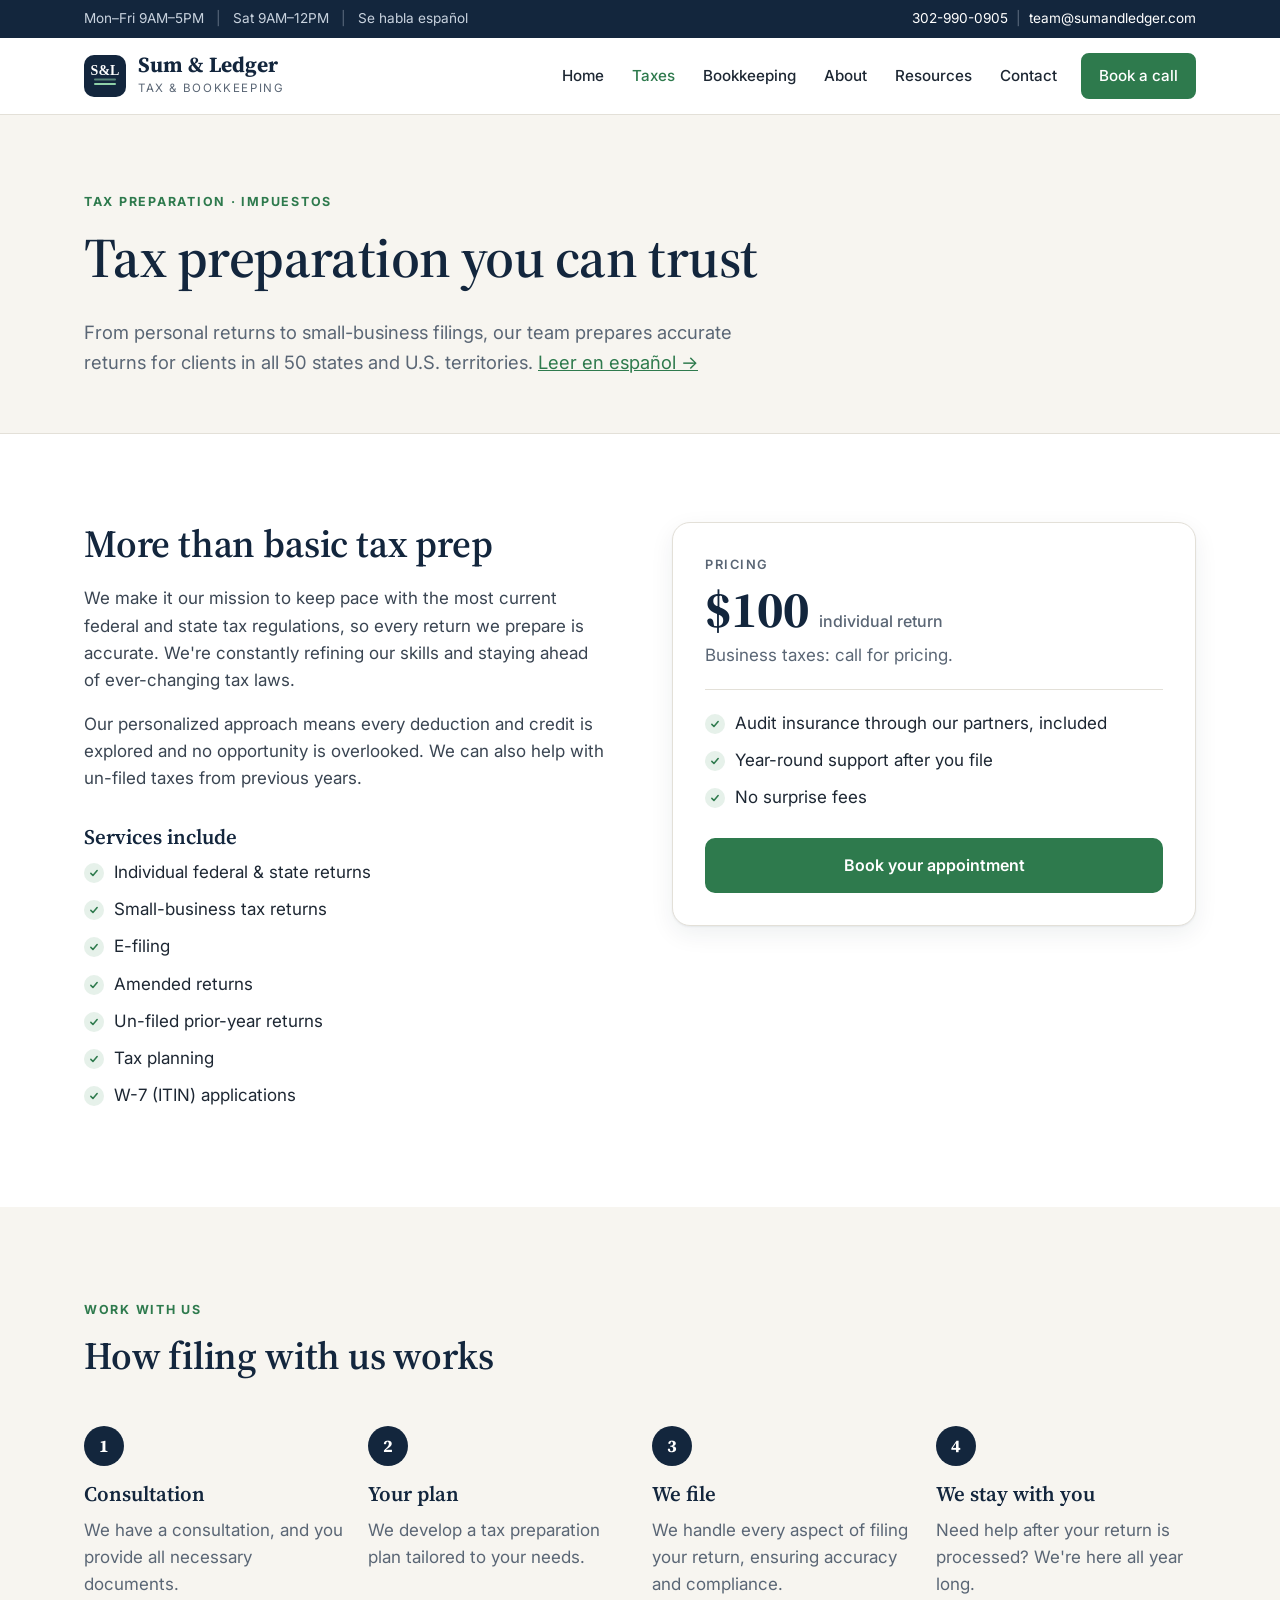
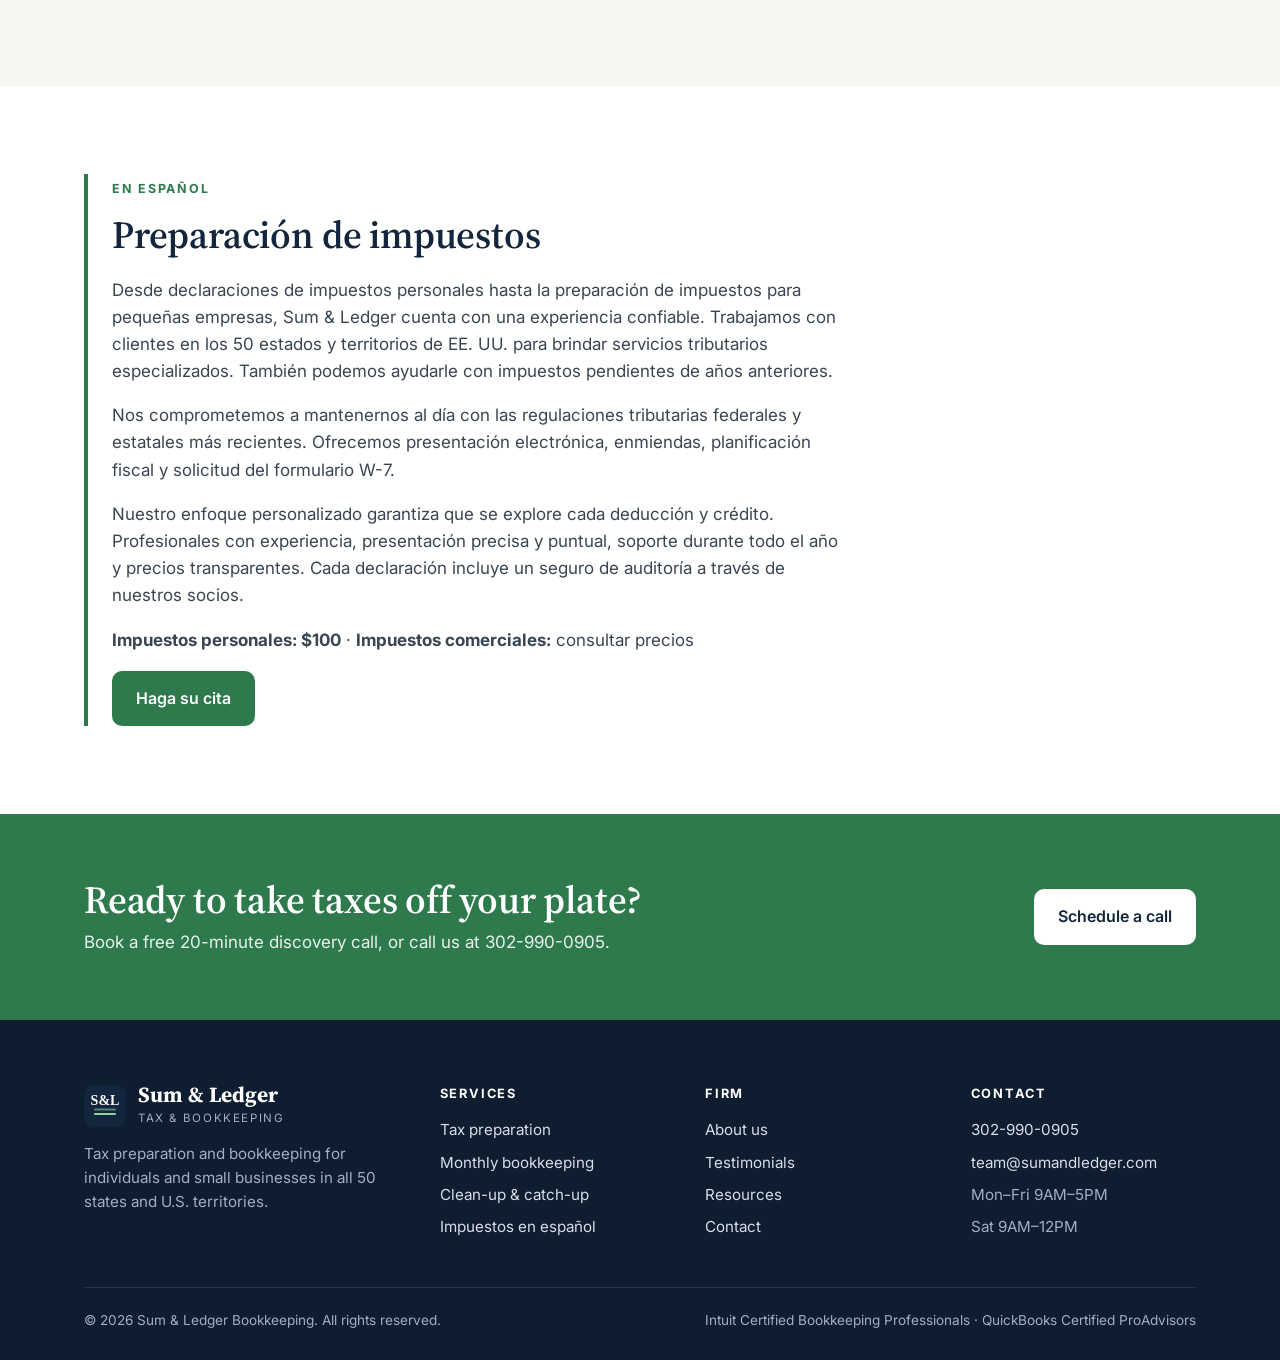
<file: taxes.html>
<!doctype html>
<html lang="en">
<head>
<meta charset="utf-8">
<meta name="viewport" content="width=device-width, initial-scale=1">
<title>Tax Preparation | Sum &amp; Ledger</title>
<meta name="description" content="Individual tax returns $100, business returns, amendments, prior-year filings, tax planning and W-7 applications. Impuestos en español.">
<link rel="icon" href="favicon.svg" type="image/svg+xml">
<link rel="preconnect" href="https://fonts.googleapis.com">
<link rel="preconnect" href="https://fonts.gstatic.com" crossorigin>
<link href="https://fonts.googleapis.com/css2?family=Inter:wght@400;500;600;700&family=Source+Serif+4:opsz,wght@8..60,600;8..60,700&display=swap" rel="stylesheet">
<link rel="stylesheet" href="style.css">
</head>
<body>
<a class="skip" href="#main">Skip to content</a>
<div class="topbar"><div class="container">
  <span class="hours">Mon&ndash;Fri 9AM&ndash;5PM <span class="sep">|</span> Sat 9AM&ndash;12PM <span class="sep">|</span> Se habla espa&ntilde;ol</span>
  <span><a href="tel:+13029900905">302-990-0905</a><span class="sep">|</span><a href="mailto:team@sumandledger.com">team@sumandledger.com</a></span>
</div></div>
<header class="site-header"><div class="container">
  <a class="brand" href="index.html"><svg class="brand-mark" viewBox="0 0 42 42" aria-hidden="true"><rect width="42" height="42" rx="10" fill="#13263d"/><path d="M11 29h20" stroke="#8fd0a8" stroke-width="2" stroke-linecap="round"/><path d="M11 24.5h20" stroke="#8fd0a8" stroke-width="2" stroke-linecap="round" opacity=".55"/><text x="21" y="20" text-anchor="middle" font-family="Georgia,serif" font-weight="700" font-size="14" fill="#fff">S&amp;L</text></svg><span><span class="brand-name">Sum &amp; Ledger</span><span class="brand-sub">Tax &amp; Bookkeeping</span></span></a>
  <button class="nav-toggle" aria-expanded="false" aria-controls="nav" aria-label="Menu"><svg width="22" height="22" viewBox="0 0 24 24" fill="none" stroke="currentColor" stroke-width="2" stroke-linecap="round"><path d="M4 7h16M4 12h16M4 17h16"/></svg></button>
  <nav class="nav" id="nav"><a href="index.html">Home</a><a href="taxes.html" aria-current="page">Taxes</a><a href="services.html">Bookkeeping</a><a href="about.html">About</a><a href="resources.html">Resources</a><a href="contact.html">Contact</a><a class="btn" href="contact.html">Book a call</a></nav>
</div></header>
<main id="main">

<section class="page-hero"><div class="container">
  <span class="eyebrow">Tax preparation &middot; Impuestos</span>
  <h1>Tax preparation you can trust</h1>
  <p class="lead">From personal returns to small-business filings, our team prepares accurate returns for clients in all 50 states and U.S. territories. <a href="#espanol">Leer en espa&ntilde;ol &rarr;</a></p>
</div></section>

<section><div class="container split" style="align-items:start">
  <div class="prose">
    <h2>More than basic tax prep</h2>
    <p>We make it our mission to keep pace with the most current federal and state tax regulations, so every return we prepare is accurate. We're constantly refining our skills and staying ahead of ever-changing tax laws.</p>
    <p>Our personalized approach means every deduction and credit is explored and no opportunity is overlooked. We can also help with un-filed taxes from previous years.</p>
    <h3 style="margin-top:32px">Services include</h3>
    <ul class="checks"><li>Individual federal &amp; state returns</li><li>Small-business tax returns</li><li>E-filing</li><li>Amended returns</li><li>Un-filed prior-year returns</li><li>Tax planning</li><li>W-7 (ITIN) applications</li></ul>
  </div>
  <div class="price-card">
    <div class="label">Pricing</div>
    <div class="price">$100 <small>individual return</small></div>
    <p style="color:var(--muted)">Business taxes: call for pricing.</p>
    <hr>
    <ul class="checks"><li>Audit insurance through our partners, included</li><li>Year-round support after you file</li><li>No surprise fees</li></ul>
    <a class="btn" style="width:100%;justify-content:center;margin-top:16px" href="contact.html">Book your appointment</a>
  </div>
</div></section>

<section class="section-cream"><div class="container">
  <div class="section-head"><span class="eyebrow">Work with us</span><h2>How filing with us works</h2></div>
  <div class="steps">
    <div class="step"><h3>Consultation</h3><p>We have a consultation, and you provide all necessary documents.</p></div>
    <div class="step"><h3>Your plan</h3><p>We develop a tax preparation plan tailored to your needs.</p></div>
    <div class="step"><h3>We file</h3><p>We handle every aspect of filing your return, ensuring accuracy and compliance.</p></div>
    <div class="step"><h3>We stay with you</h3><p>Need help after your return is processed? We're here all year long.</p></div>
  </div>
</div></section>

<section id="espanol" lang="es"><div class="container">
  <div class="lang-block prose">
    <span class="eyebrow">En espa&ntilde;ol</span>
    <h2>Preparaci&oacute;n de impuestos</h2>
    <p>Desde declaraciones de impuestos personales hasta la preparaci&oacute;n de impuestos para peque&ntilde;as empresas, Sum &amp; Ledger cuenta con una experiencia confiable. Trabajamos con clientes en los 50 estados y territorios de EE. UU. para brindar servicios tributarios especializados. Tambi&eacute;n podemos ayudarle con impuestos pendientes de a&ntilde;os anteriores.</p>
    <p>Nos comprometemos a mantenernos al d&iacute;a con las regulaciones tributarias federales y estatales m&aacute;s recientes. Ofrecemos presentaci&oacute;n electr&oacute;nica, enmiendas, planificaci&oacute;n fiscal y solicitud del formulario W-7.</p>
    <p>Nuestro enfoque personalizado garantiza que se explore cada deducci&oacute;n y cr&eacute;dito. Profesionales con experiencia, presentaci&oacute;n precisa y puntual, soporte durante todo el a&ntilde;o y precios transparentes. Cada declaraci&oacute;n incluye un seguro de auditor&iacute;a a trav&eacute;s de nuestros socios.</p>
    <p><strong>Impuestos personales: $100</strong> &middot; <strong>Impuestos comerciales:</strong> consultar precios</p>
    <a class="btn" href="contact.html">Haga su cita</a>
  </div>
</div></section>
<section class="cta"><div class="container">
  <div><h2>Ready to take taxes off your plate?</h2><p>Book a free 20-minute discovery call, or call us at 302-990-0905.</p></div>
  <div class="hero-actions"><a class="btn btn-light" href="contact.html">Schedule a call</a></div>
</div></section>

</main>
<footer class="site-footer"><div class="container">
  <div class="cols">
    <div>
      <a class="brand" href="index.html"><svg class="brand-mark" viewBox="0 0 42 42" aria-hidden="true"><rect width="42" height="42" rx="10" fill="#13263d"/><path d="M11 29h20" stroke="#8fd0a8" stroke-width="2" stroke-linecap="round"/><path d="M11 24.5h20" stroke="#8fd0a8" stroke-width="2" stroke-linecap="round" opacity=".55"/><text x="21" y="20" text-anchor="middle" font-family="Georgia,serif" font-weight="700" font-size="14" fill="#fff">S&amp;L</text></svg><span><span class="brand-name">Sum &amp; Ledger</span><span class="brand-sub">Tax &amp; Bookkeeping</span></span></a>
      <p>Tax preparation and bookkeeping for individuals and small businesses in all 50 states and U.S. territories.</p>
    </div>
    <div><h4>Services</h4><ul>
      <li><a href="taxes.html">Tax preparation</a></li>
      <li><a href="services.html">Monthly bookkeeping</a></li>
      <li><a href="services.html#cleanup">Clean-up &amp; catch-up</a></li>
      <li><a href="taxes.html#espanol">Impuestos en espa&ntilde;ol</a></li>
    </ul></div>
    <div><h4>Firm</h4><ul>
      <li><a href="about.html">About us</a></li>
      <li><a href="resources.html">Testimonials</a></li>
      <li><a href="resources.html#resources">Resources</a></li>
      <li><a href="contact.html">Contact</a></li>
    </ul></div>
    <div><h4>Contact</h4><ul>
      <li><a href="tel:+13029900905">302-990-0905</a></li>
      <li><a href="mailto:team@sumandledger.com">team@sumandledger.com</a></li>
      <li>Mon&ndash;Fri 9AM&ndash;5PM</li>
      <li>Sat 9AM&ndash;12PM</li>
    </ul></div>
  </div>
  <div class="legal"><span>&copy; <span id="yr">2026</span> Sum &amp; Ledger Bookkeeping. All rights reserved.</span><span>Intuit Certified Bookkeeping Professionals &middot; QuickBooks Certified ProAdvisors</span></div>
</div></footer>
<script src="site.js"></script>
</body>
</html>
</file>
<file: style.css>
/* Sum & Ledger — site styles */
:root {
  --navy: #13263d;
  --navy-2: #1c3756;
  --green: #2e7a4d;
  --green-dark: #235f3b;
  --green-soft: #e6f1ea;
  --cream: #f7f5f0;
  --paper: #ffffff;
  --ink: #1d2733;
  --muted: #5a6675;
  --line: #e3e0d8;
  --radius: 14px;
  --shadow: 0 1px 2px rgba(19, 38, 61, .06), 0 8px 24px rgba(19, 38, 61, .07);
  --max: 1160px;
  --serif: "Source Serif 4", Georgia, "Times New Roman", serif;
  --sans: "Inter", system-ui, -apple-system, "Segoe UI", Roboto, Arial, sans-serif;
}

*, *::before, *::after { box-sizing: border-box; }
html { scroll-behavior: smooth; }
body {
  margin: 0;
  font-family: var(--sans);
  font-size: 17px;
  line-height: 1.6;
  color: var(--ink);
  background: var(--paper);
  -webkit-font-smoothing: antialiased;
}
img, svg { max-width: 100%; display: block; }
a { color: var(--green); }
a:hover { color: var(--green-dark); }
h1, h2, h3 { font-family: var(--serif); color: var(--navy); line-height: 1.15; margin: 0 0 .5em; font-weight: 600; }
h1 { font-size: clamp(2.2rem, 4.6vw, 3.5rem); letter-spacing: -.01em; }
h2 { font-size: clamp(1.75rem, 3vw, 2.4rem); letter-spacing: -.005em; }
h3 { font-size: 1.3rem; }
p { margin: 0 0 1em; }

.container { width: 100%; max-width: var(--max); margin: 0 auto; padding: 0 24px; }
.skip { position: absolute; left: -9999px; }
.skip:focus { left: 16px; top: 16px; z-index: 100; background: var(--paper); padding: 8px 12px; }

/* ---------- Top bar & header ---------- */
.topbar { background: var(--navy); color: #c9d3df; font-size: .85rem; }
.topbar .container { display: flex; justify-content: space-between; gap: 16px; padding-top: 8px; padding-bottom: 8px; flex-wrap: wrap; }
.topbar a { color: #fff; text-decoration: none; }
.topbar a:hover { text-decoration: underline; color: #fff; }
.topbar .sep { opacity: .4; margin: 0 8px; }

.site-header { position: sticky; top: 0; z-index: 50; background: rgba(255,255,255,.96); backdrop-filter: blur(8px); border-bottom: 1px solid var(--line); }
.site-header .container { display: flex; align-items: center; justify-content: space-between; gap: 24px; height: 76px; }
.brand { display: flex; align-items: center; gap: 12px; text-decoration: none; color: var(--navy); }
.brand-mark { width: 42px; height: 42px; flex: none; }
.brand-name { font-family: var(--serif); font-weight: 700; font-size: 1.35rem; line-height: 1; display: block; }
.brand-sub { font-size: .72rem; letter-spacing: .14em; text-transform: uppercase; color: var(--muted); display: block; margin-top: 4px; }

.nav { display: flex; align-items: center; gap: 4px; }
.nav a { text-decoration: none; color: var(--ink); font-weight: 500; font-size: .95rem; padding: 8px 12px; border-radius: 8px; }
.nav a:hover { background: var(--cream); color: var(--navy); }
.nav a[aria-current="page"] { color: var(--green); }
.nav .btn { margin-left: 8px; color: #fff; }
.nav .btn:hover { color: #fff; }
.nav-toggle { display: none; background: none; border: 1px solid var(--line); border-radius: 8px; padding: 8px 10px; cursor: pointer; color: var(--navy); }

/* ---------- Buttons ---------- */
.btn { display: inline-flex; align-items: center; gap: 8px; background: var(--green); color: #fff; text-decoration: none; font-weight: 600; padding: 13px 22px; border-radius: 10px; border: 2px solid var(--green); transition: background .15s, border-color .15s; font-size: 1rem; cursor: pointer; font-family: inherit; }
.btn:hover { background: var(--green-dark); border-color: var(--green-dark); color: #fff; }
.btn-ghost { background: transparent; color: var(--navy); border-color: rgba(19,38,61,.25); }
.btn-ghost:hover { background: var(--navy); border-color: var(--navy); color: #fff; }
.btn-light { background: #fff; color: var(--navy); border-color: #fff; }
.btn-light:hover { background: var(--green-soft); border-color: var(--green-soft); color: var(--navy); }
.nav .btn { padding: 9px 16px; }

/* ---------- Sections ---------- */
section { padding: 88px 0; }
.section-cream { background: var(--cream); }
.section-navy { background: var(--navy); color: #d6dee8; }
.section-navy h2, .section-navy h3 { color: #fff; }
.eyebrow { display: inline-block; font-size: .78rem; font-weight: 700; letter-spacing: .14em; text-transform: uppercase; color: var(--green); margin-bottom: 14px; }
.section-navy .eyebrow { color: #8fd0a8; }
.lead { font-size: 1.15rem; color: var(--muted); max-width: 680px; }
.section-head { max-width: 720px; margin-bottom: 48px; }
.center { text-align: center; margin-left: auto; margin-right: auto; }

/* ---------- Hero ---------- */
.hero { background: linear-gradient(180deg, var(--cream) 0%, #fff 100%); padding: 80px 0 72px; }
.hero .container { display: grid; grid-template-columns: 1.25fr .9fr; gap: 56px; align-items: center; }
.hero p.lead { margin-bottom: 28px; }
.hero-actions { display: flex; gap: 12px; flex-wrap: wrap; }
.hero-note { margin-top: 18px; font-size: .9rem; color: var(--muted); }
.price-card { background: var(--paper); border: 1px solid var(--line); border-radius: 18px; box-shadow: var(--shadow); padding: 32px; }
.price-card .label { font-size: .8rem; letter-spacing: .12em; text-transform: uppercase; color: var(--muted); font-weight: 600; }
.price-card .price { font-family: var(--serif); font-size: 3.2rem; color: var(--navy); font-weight: 700; line-height: 1.1; margin: 6px 0 4px; }
.price-card .price small { font-size: 1rem; font-family: var(--sans); color: var(--muted); font-weight: 500; }
.price-card hr { border: 0; border-top: 1px solid var(--line); margin: 20px 0; }

.checks { list-style: none; padding: 0; margin: 0; }
.checks li { position: relative; padding-left: 30px; margin-bottom: 10px; }
.checks li::before { content: ""; position: absolute; left: 0; top: 4px; width: 20px; height: 20px; border-radius: 50%; background: var(--green-soft) url("data:image/svg+xml,%3Csvg xmlns='http://www.w3.org/2000/svg' viewBox='0 0 20 20'%3E%3Cpath d='M5.5 10.5l3 3 6-7' fill='none' stroke='%232e7a4d' stroke-width='2.2' stroke-linecap='round' stroke-linejoin='round'/%3E%3C/svg%3E") center/14px no-repeat; }
.section-navy .checks li::before { background-color: rgba(143,208,168,.18); }

/* ---------- Stats ---------- */
.stats { background: var(--navy); padding: 44px 0; }
.stats .container { display: grid; grid-template-columns: repeat(4, 1fr); gap: 24px; }
.stat { text-align: center; color: #c9d3df; font-size: .95rem; }
.stat strong { display: block; font-family: var(--serif); font-size: 2.3rem; color: #fff; font-weight: 700; line-height: 1.1; margin-bottom: 4px; }

/* ---------- Cards ---------- */
.grid { display: grid; gap: 24px; }
.grid-2 { grid-template-columns: repeat(2, 1fr); }
.grid-3 { grid-template-columns: repeat(3, 1fr); }
.grid-4 { grid-template-columns: repeat(4, 1fr); }
.card { background: var(--paper); border: 1px solid var(--line); border-radius: var(--radius); padding: 30px; box-shadow: var(--shadow); display: flex; flex-direction: column; }
.card p { color: var(--muted); }
.card .more { margin-top: auto; font-weight: 600; text-decoration: none; }
.card .more::after { content: " \2192"; }
.icon { width: 48px; height: 48px; border-radius: 12px; background: var(--green-soft); color: var(--green); display: grid; place-items: center; margin-bottom: 18px; }
.icon svg { width: 24px; height: 24px; }

/* ---------- Steps ---------- */
.steps { counter-reset: step; display: grid; grid-template-columns: repeat(4, 1fr); gap: 24px; }
.step { position: relative; padding-top: 56px; }
.step::before { counter-increment: step; content: counter(step); position: absolute; top: 0; left: 0; width: 40px; height: 40px; border-radius: 50%; background: var(--navy); color: #fff; font-weight: 700; display: grid; place-items: center; font-family: var(--serif); font-size: 1.1rem; }
.step p { color: var(--muted); margin: 0; }

/* ---------- Split / feature ---------- */
.split { display: grid; grid-template-columns: 1fr 1fr; gap: 64px; align-items: center; }
.panel { background: var(--navy); color: #d6dee8; border-radius: 18px; padding: 40px; }
.panel h3 { color: #fff; }

/* ---------- Credentials ---------- */
.creds { display: flex; gap: 20px; flex-wrap: wrap; }
.cred { display: flex; align-items: center; gap: 14px; background: var(--paper); border: 1px solid var(--line); border-radius: 12px; padding: 16px 20px; flex: 1 1 260px; }
.cred strong { display: block; color: var(--navy); }
.cred span { font-size: .88rem; color: var(--muted); }

/* ---------- Testimonials ---------- */
.quote { background: var(--paper); border: 1px solid var(--line); border-radius: var(--radius); padding: 30px; margin: 0; display: flex; flex-direction: column; }
.quote p { font-family: var(--serif); font-size: 1.1rem; color: var(--ink); line-height: 1.55; }
.quote footer { margin-top: auto; font-weight: 600; color: var(--navy); font-size: .95rem; }
.stars { color: #d4a017; letter-spacing: 2px; margin-bottom: 12px; }

/* ---------- Pricing tiers ---------- */
.tier { position: relative; }
.tier.featured { border: 2px solid var(--green); }
.tier .badge { position: absolute; top: -13px; left: 30px; background: var(--green); color: #fff; font-size: .75rem; font-weight: 700; letter-spacing: .08em; text-transform: uppercase; padding: 4px 10px; border-radius: 999px; }
.tier .tier-price { font-family: var(--serif); font-size: 1.6rem; color: var(--navy); font-weight: 700; margin: 4px 0 4px; }
.tier .tier-for { font-size: .9rem; color: var(--muted); margin-bottom: 18px; }
.tier .checks { margin-bottom: 24px; font-size: .95rem; }
.tier .btn { margin-top: auto; justify-content: center; }

/* ---------- Page header ---------- */
.page-hero { background: var(--cream); padding: 72px 0 56px; border-bottom: 1px solid var(--line); }
.page-hero p { margin-bottom: 0; }

/* ---------- CTA band ---------- */
.cta { background: var(--green); color: #e7f3eb; padding: 64px 0; }
.cta .container { display: flex; align-items: center; justify-content: space-between; gap: 32px; flex-wrap: wrap; }
.cta h2 { color: #fff; margin-bottom: 6px; }
.cta p { margin: 0; }

/* ---------- Prose ---------- */
.prose { max-width: 760px; }
.prose p { color: #3a4552; }
.lang-block { border-left: 4px solid var(--green); padding-left: 24px; }

/* ---------- Contact ---------- */
.contact-grid { display: grid; grid-template-columns: .85fr 1.15fr; gap: 48px; align-items: start; }
.info-list { list-style: none; padding: 0; margin: 0 0 28px; }
.info-list li { padding: 16px 0; border-bottom: 1px solid var(--line); }
.info-list .k { display: block; font-size: .78rem; text-transform: uppercase; letter-spacing: .12em; color: var(--muted); font-weight: 600; margin-bottom: 2px; }
.info-list a { font-size: 1.15rem; font-weight: 600; text-decoration: none; color: var(--navy); }
form .row { display: grid; grid-template-columns: 1fr 1fr; gap: 16px; }
form label { display: block; font-weight: 600; font-size: .9rem; color: var(--navy); margin-bottom: 6px; }
form .field { margin-bottom: 18px; }
input, select, textarea { width: 100%; font: inherit; font-size: 1rem; padding: 12px 14px; border: 1px solid #cfd5dc; border-radius: 10px; background: #fff; color: var(--ink); }
input:focus, select:focus, textarea:focus { outline: 3px solid rgba(46,122,77,.25); border-color: var(--green); }
textarea { min-height: 130px; resize: vertical; }
.form-note { font-size: .85rem; color: var(--muted); margin-top: 12px; }

/* ---------- Footer ---------- */
.site-footer { background: #0e1d2f; color: #9fb0c3; padding: 64px 0 28px; font-size: .95rem; }
.site-footer .cols { display: grid; grid-template-columns: 1.4fr 1fr 1fr 1fr; gap: 40px; margin-bottom: 40px; }
.site-footer h4 { color: #fff; font-size: .8rem; letter-spacing: .14em; text-transform: uppercase; margin: 0 0 14px; }
.site-footer a { color: #d6dee8; text-decoration: none; }
.site-footer a:hover { color: #fff; text-decoration: underline; }
.site-footer ul { list-style: none; padding: 0; margin: 0; }
.site-footer li { margin-bottom: 8px; }
.site-footer .brand { color: #fff; margin-bottom: 14px; }
.site-footer .brand-sub { color: #9fb0c3; }
.site-footer .legal { border-top: 1px solid rgba(255,255,255,.1); padding-top: 22px; display: flex; justify-content: space-between; gap: 16px; flex-wrap: wrap; font-size: .85rem; }

/* ---------- Responsive ---------- */
@media (max-width: 1000px) {
  .grid-4, .steps { grid-template-columns: repeat(2, 1fr); }
  .site-footer .cols { grid-template-columns: 1fr 1fr; }
}
@media (max-width: 900px) {
  .nav-toggle { display: inline-flex; }
  .nav { display: none; position: absolute; top: 76px; left: 0; right: 0; background: #fff; flex-direction: column; align-items: stretch; padding: 12px 16px 20px; border-bottom: 1px solid var(--line); box-shadow: var(--shadow); }
  .nav.open { display: flex; }
  .nav a { padding: 12px; }
  .nav .btn { margin: 8px 0 0; justify-content: center; }
  .hero .container, .split, .contact-grid { grid-template-columns: 1fr; gap: 40px; }
  .grid-3 { grid-template-columns: 1fr; }
  .stats .container { grid-template-columns: repeat(2, 1fr); }
}
@media (max-width: 640px) {
  body { font-size: 16px; }
  .container { padding: 0 16px; }
  section { padding: 64px 0; }
  .hero { padding: 56px 0; }
  .grid-2, .grid-4, .steps { grid-template-columns: 1fr; }
  form .row { grid-template-columns: 1fr; }
  .topbar .hours { display: none; }
  .site-footer .cols { grid-template-columns: 1fr; }
  .price-card, .panel { padding: 26px; }
}
</file>
